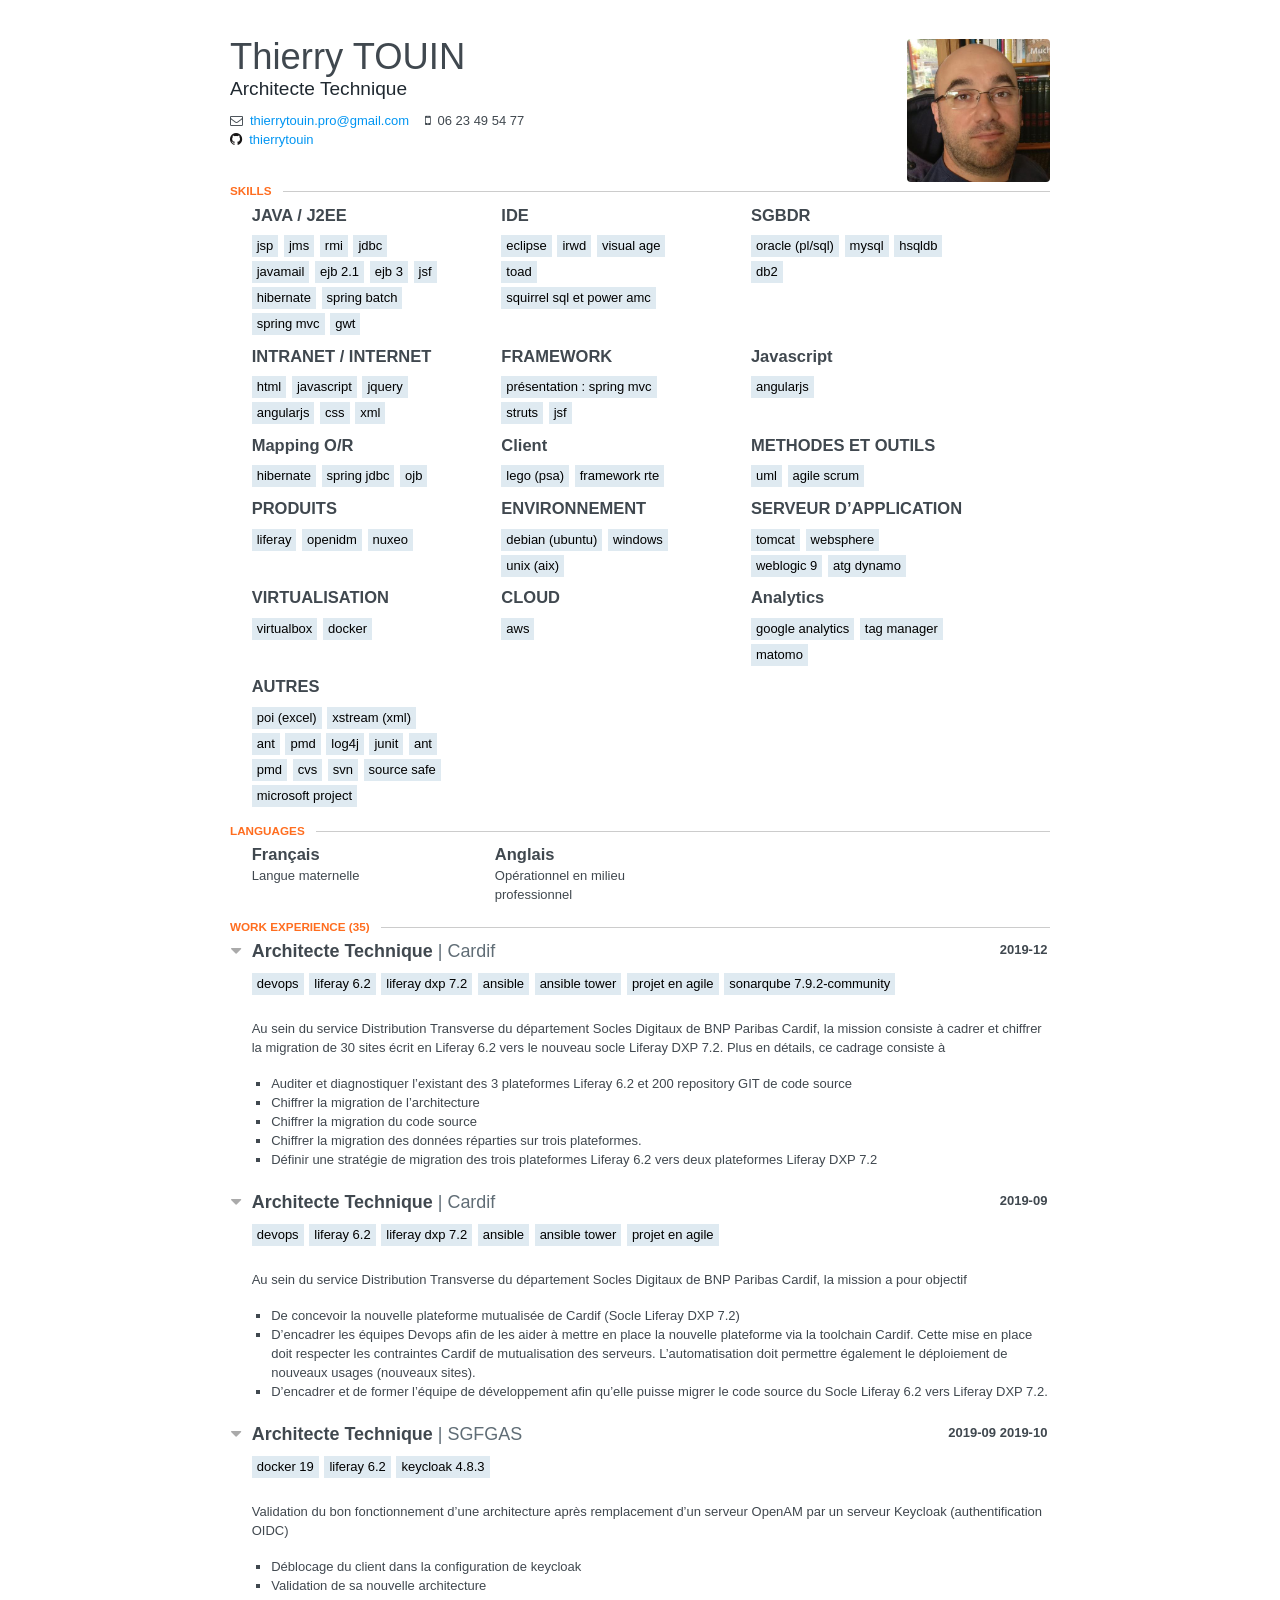
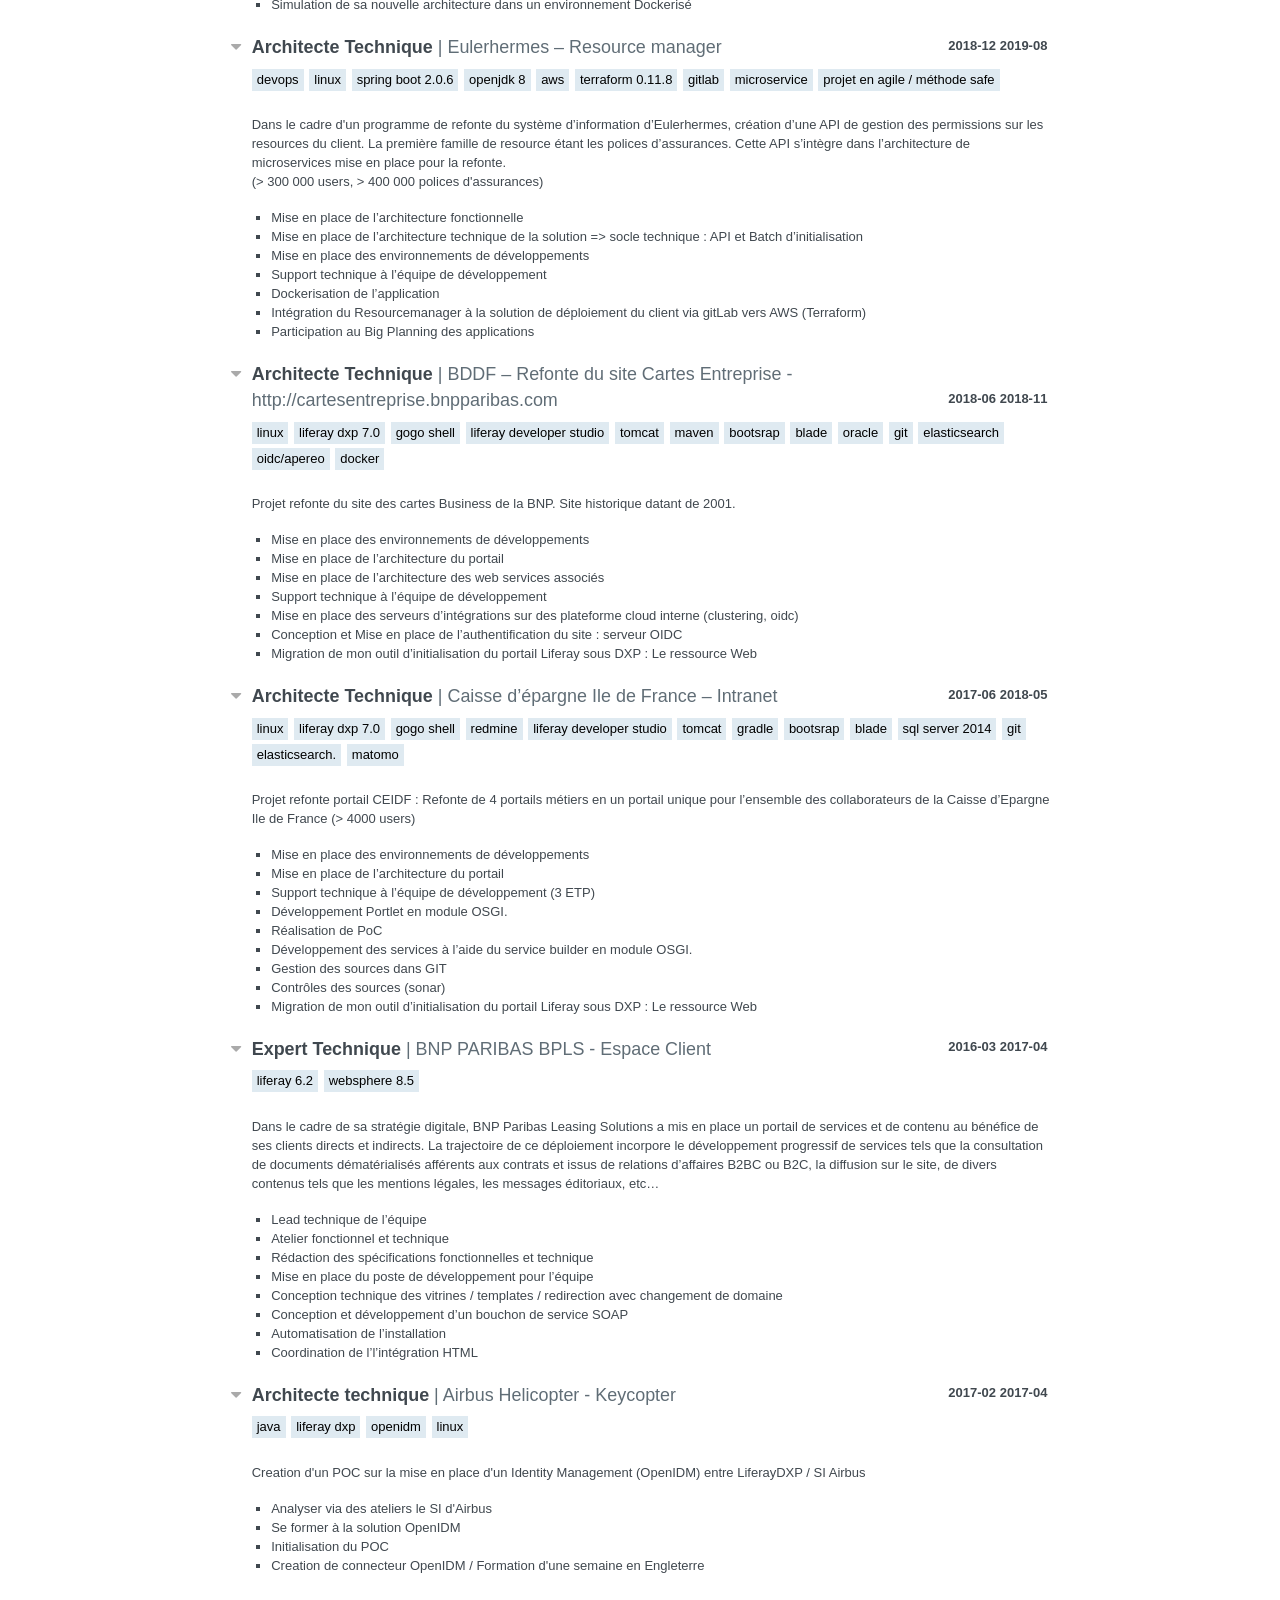
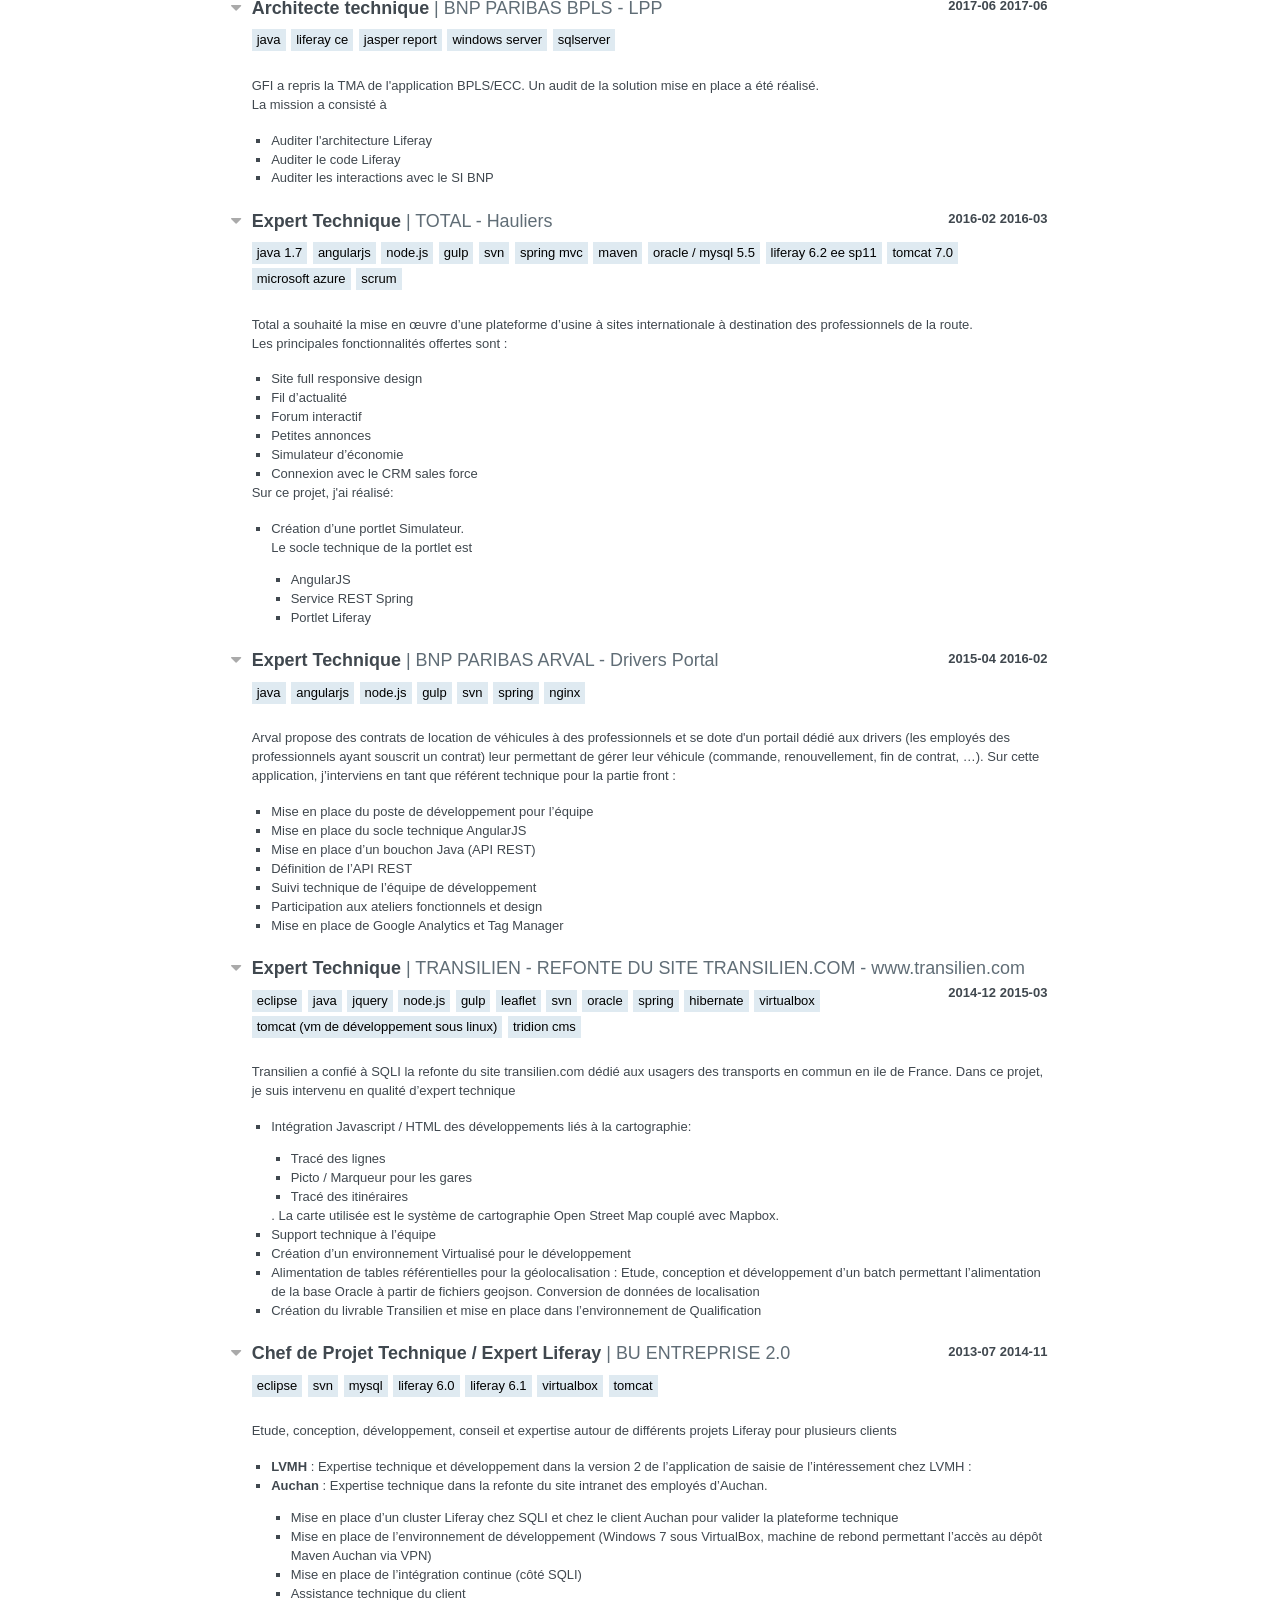
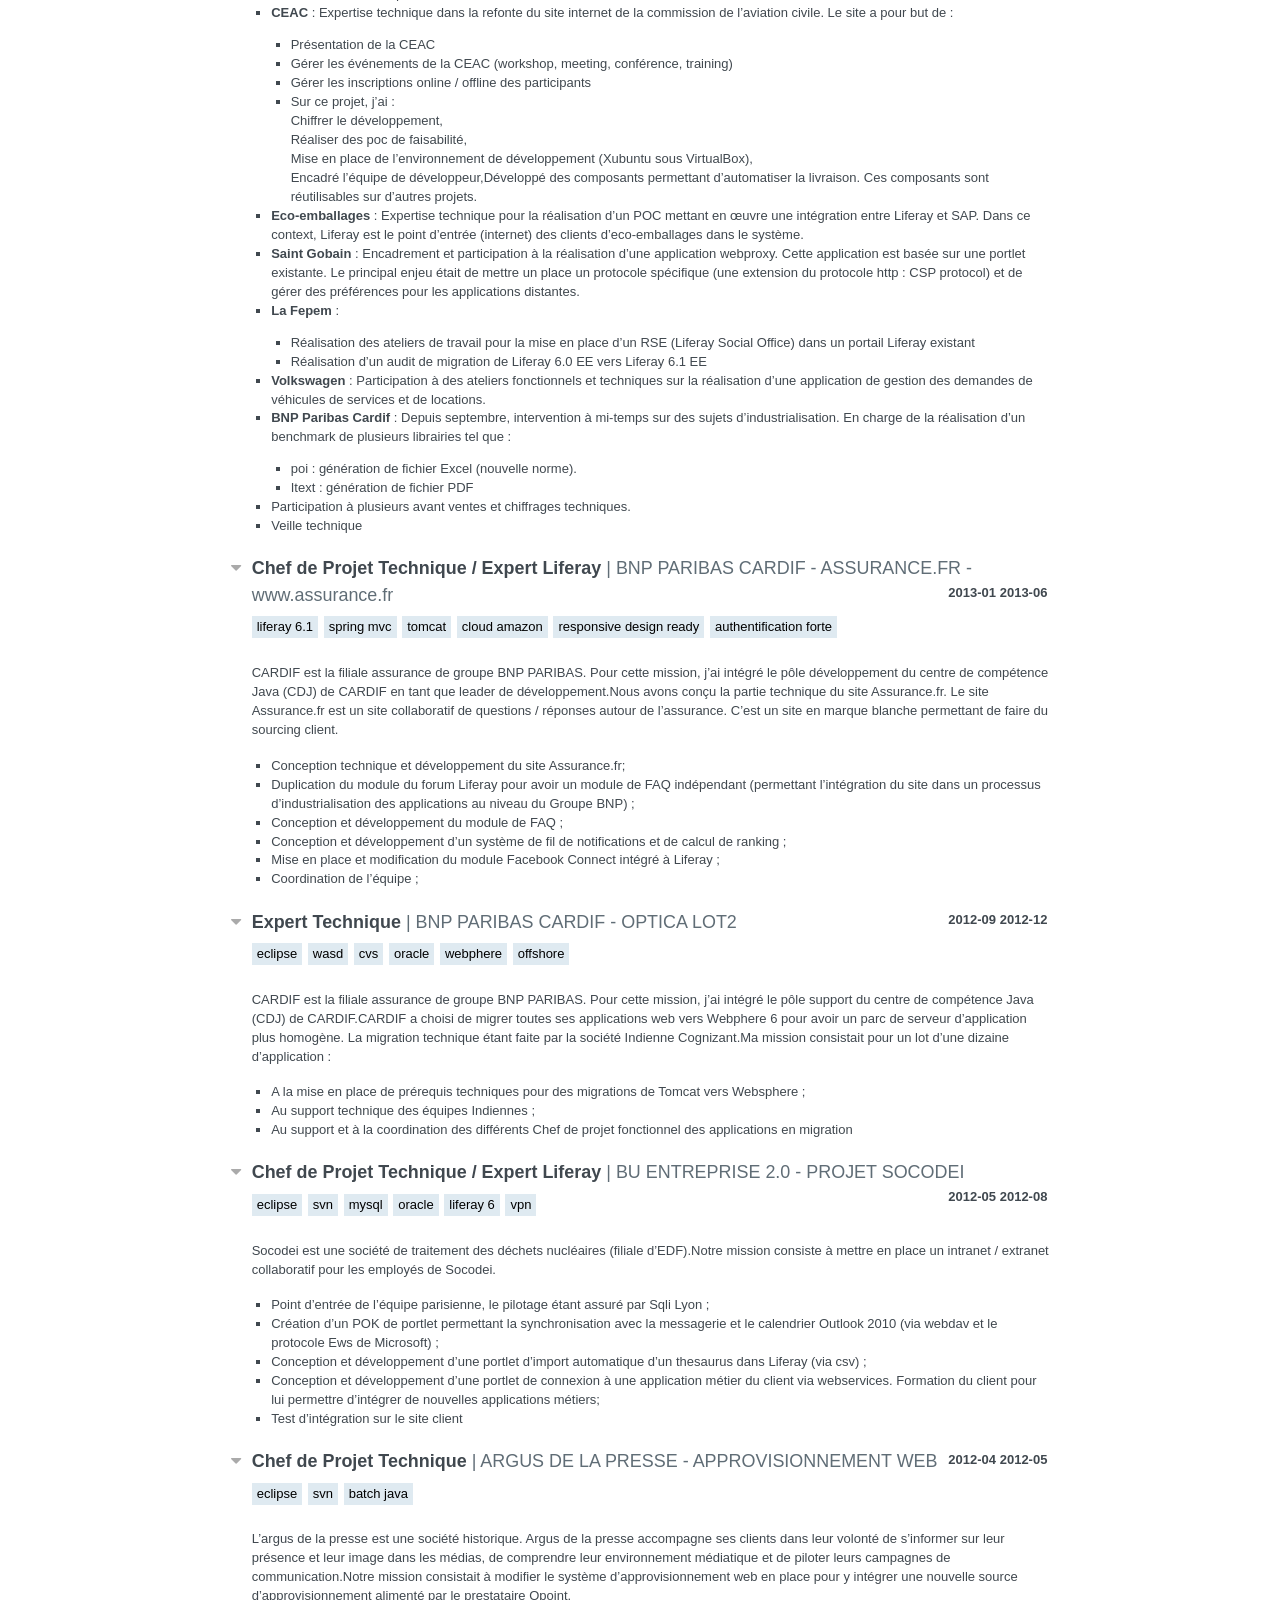
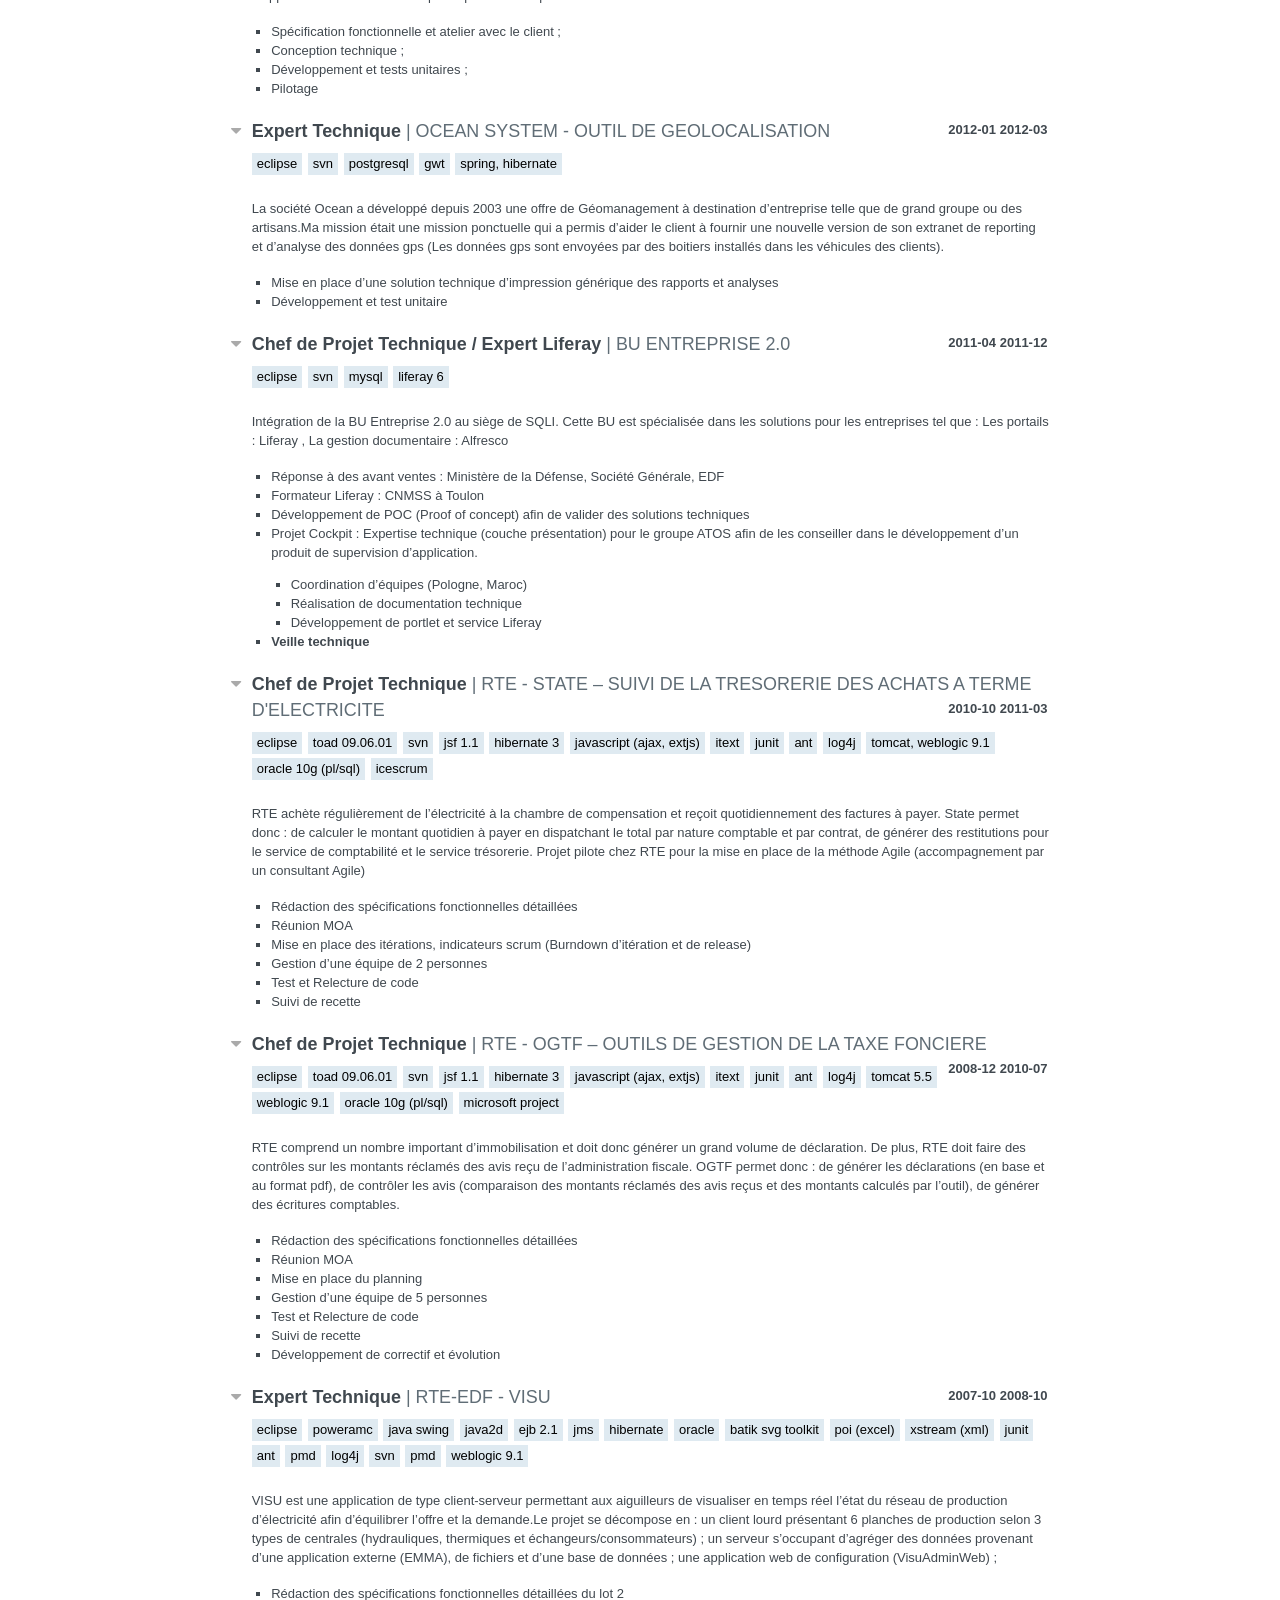
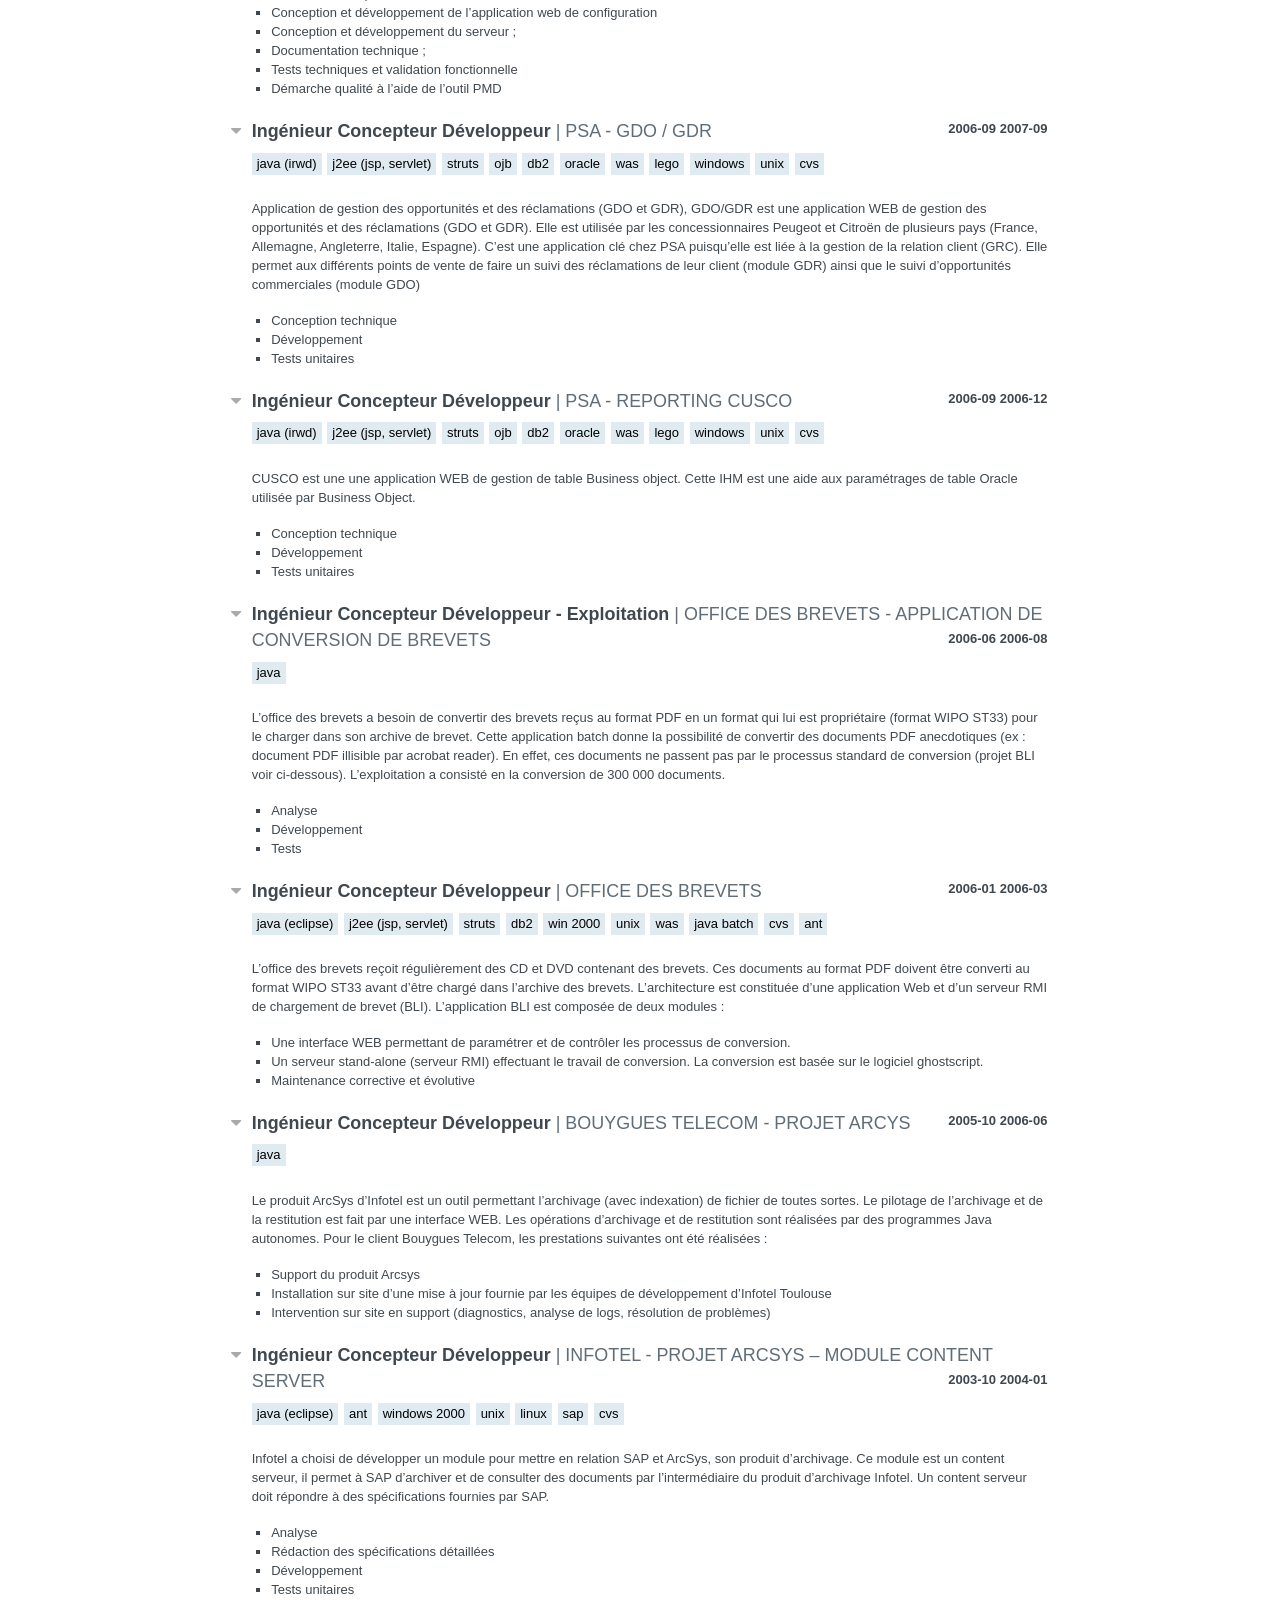
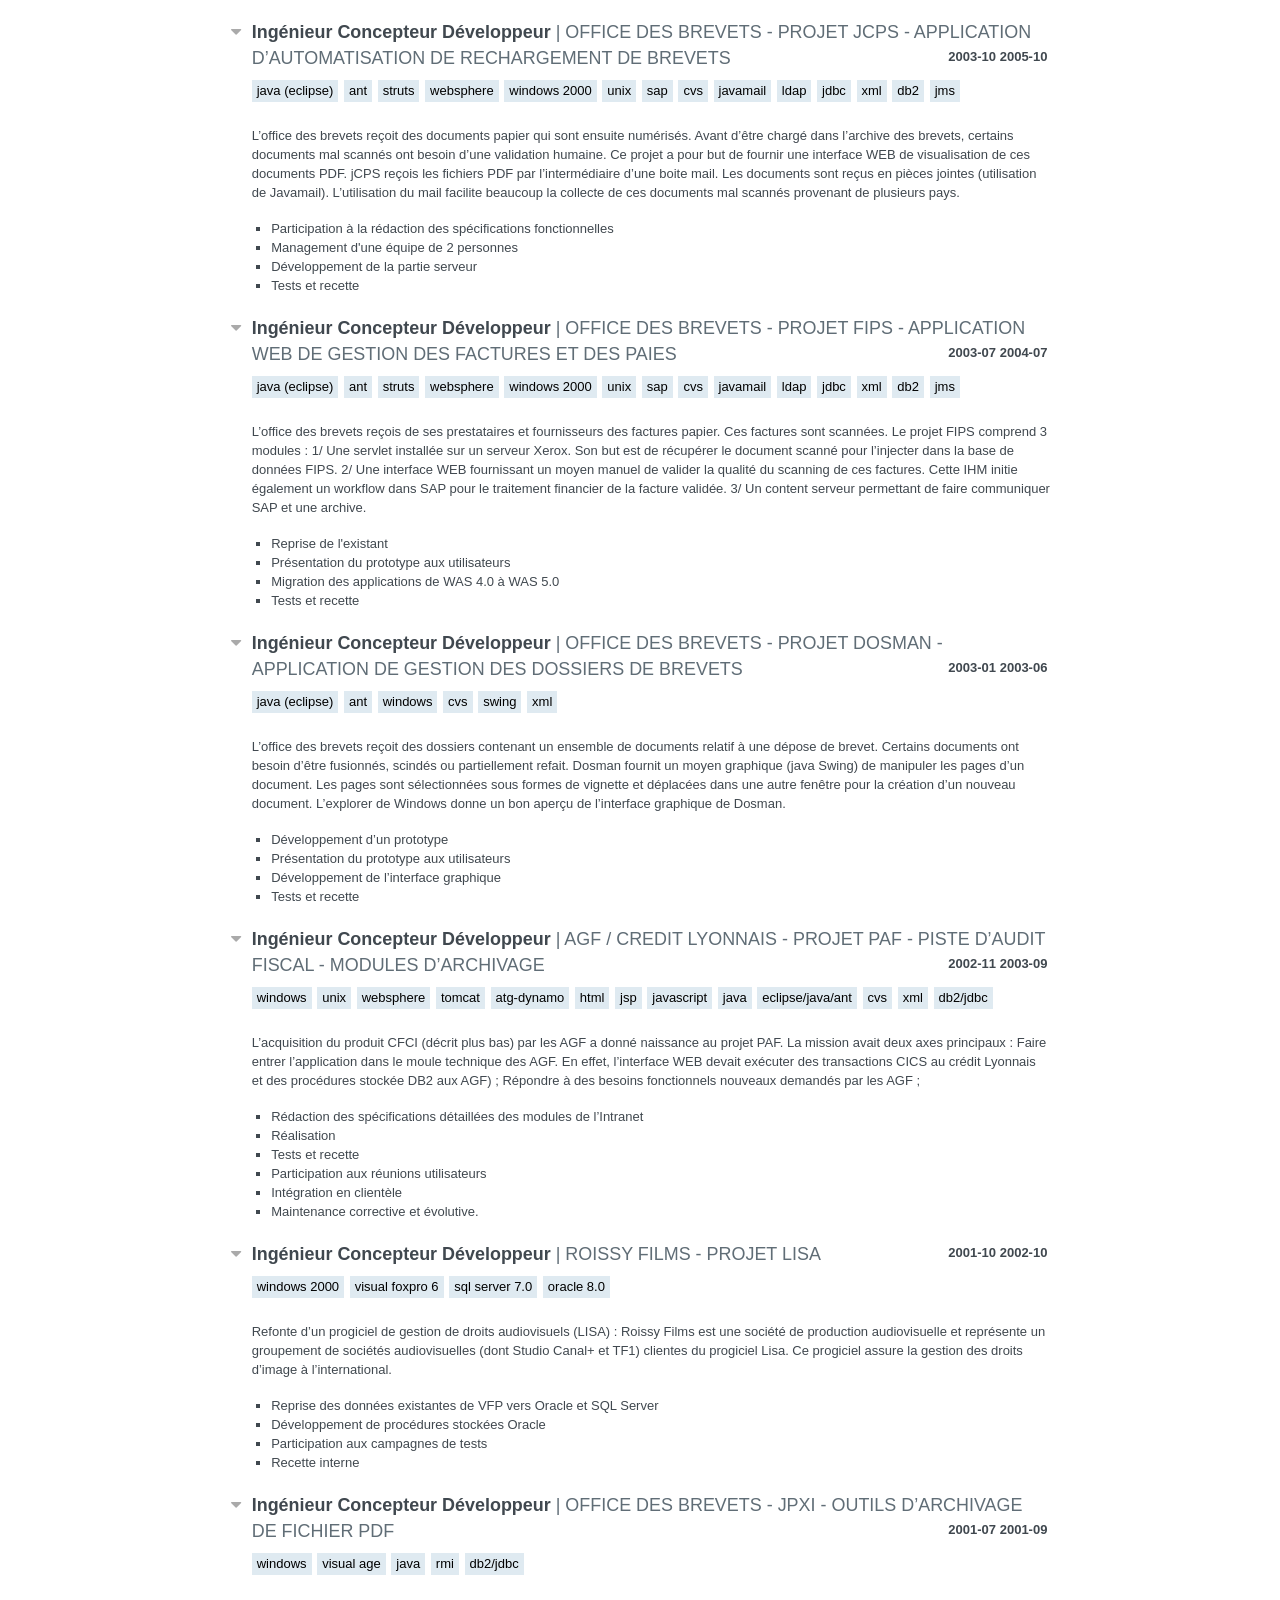
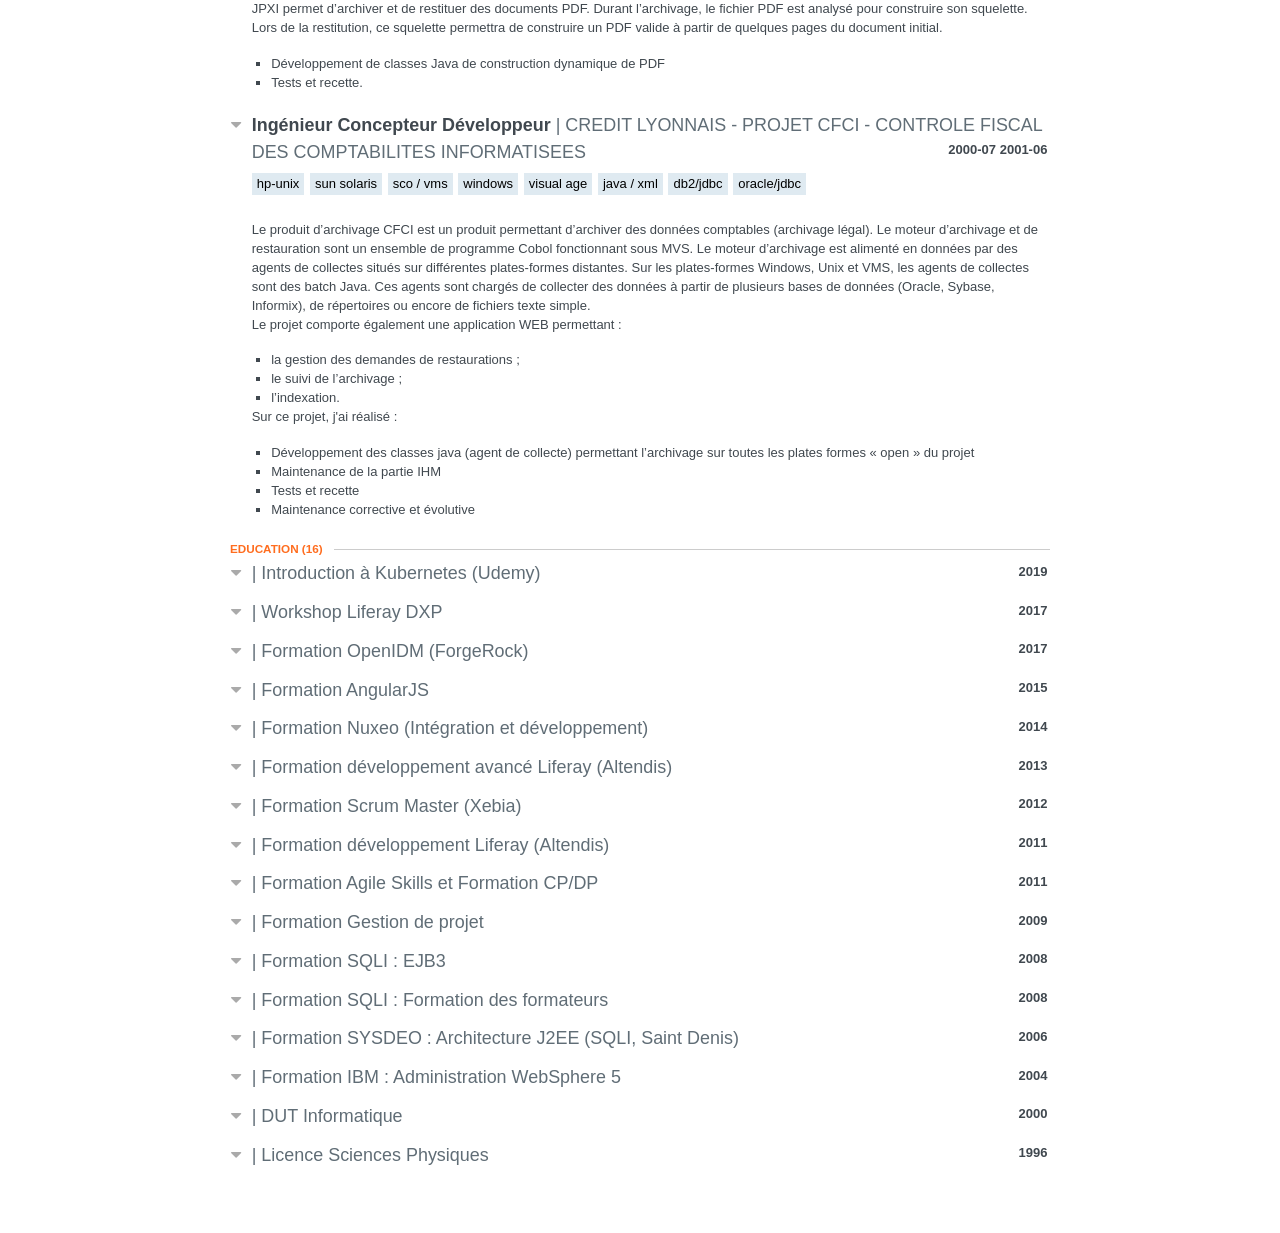
<file: cv/index.html>
<html>

    <head>
        <meta charset="utf-8" />
        <meta name="viewport" content="width=device-width, initial-scale=1.0, user-scalable=no"
        />
        <title>Thierry TOUIN</title>
        <link rel="stylesheet" href="https://maxcdn.bootstrapcdn.com/font-awesome/4.4.0/css/font-awesome.min.css"/>
        <link rel="stylesheet" href="./resources/style.css"/>

    </head>

    <body>
         <div id="resume">
            <header id="header" class="clear">
    <img class="picture" src="./resources/thierrytouin.jpg" alt="Thierry TOUIN" />
        <div class="middle">
           	<h1 class="name">Thierry TOUIN</h1>
           	<h2 class="label">Architecte Technique</h2>

        </div>
        <div id="contact">
            <div class="email"> <span class="fa fa-envelope-o"></span>
        	    <a href="mailto:thierrytouin.pro@gmail.com">thierrytouin.pro@gmail.com</a>
            </div>
            <div class="phone"> <span class="fa fa-mobile"></span>
                06 23 49 54 77
            </div>
        </div>
        <div id="profiles">
             
            <div class="item">
                <div class="username">	<span class="fa fa-github GitHub social"></span>
	                <span class="url">		
            	        <a href="https://github.com/thierrytouin">thierrytouin</a>
        	        </span>
                </div>
            </div>
            
        </div>
</header>

                        <section class="section margin1">
                <header>
                    	<h2 class='section-title'>Skills</h2>

                </header>
                <section id="skills">

                     
                        <div class="item">
                            <h3 class="name">
                                JAVA / J2EE
                            </h3>

                            <ul class="keywords">
                             
                                <li>JSP</li>
                             
                                <li> JMS</li>
                             
                                <li> RMI</li>
                             
                                <li> JDBC</li>
                             
                                <li> Javamail</li>
                             
                                <li> EJB 2.1</li>
                             
                                <li> EJB 3</li>
                             
                                <li> JSF</li>
                             
                                <li> Hibernate</li>
                             
                                <li> Spring Batch</li>
                             
                                <li> Spring MVC</li>
                             
                                <li> GWT</li>
                            
                            </ul>

                        </div>  
                     
                        <div class="item">
                            <h3 class="name">
                                IDE
                            </h3>

                            <ul class="keywords">
                             
                                <li>Eclipse</li>
                             
                                <li> IRWD</li>
                             
                                <li> Visual Age </li>
                             
                                <li> Toad</li>
                             
                                <li> Squirrel SQL et Power AMC</li>
                            
                            </ul>

                        </div>  
                     
                        <div class="item">
                            <h3 class="name">
                                SGBDR
                            </h3>

                            <ul class="keywords">
                             
                                <li>Oracle (PL/SQL)</li>
                             
                                <li> MySQL</li>
                             
                                <li> HSQLDB</li>
                             
                                <li> DB2</li>
                            
                            </ul>

                        </div>  
                     
                        <div class="item">
                            <h3 class="name">
                                INTRANET / INTERNET
                            </h3>

                            <ul class="keywords">
                             
                                <li>HTML</li>
                             
                                <li> Javascript</li>
                             
                                <li> JQuery</li>
                             
                                <li> AngularJS</li>
                             
                                <li> CSS</li>
                             
                                <li> XML</li>
                            
                            </ul>

                        </div>  
                     
                        <div class="item">
                            <h3 class="name">
                                FRAMEWORK
                            </h3>

                            <ul class="keywords">
                             
                                <li>Présentation : Spring MVC</li>
                             
                                <li> Struts </li>
                             
                                <li> JSF</li>
                            
                            </ul>

                        </div>  
                     
                        <div class="item">
                            <h3 class="name">
                                Javascript
                            </h3>

                            <ul class="keywords">
                             
                                <li>AngularJS</li>
                            
                            </ul>

                        </div>  
                     
                        <div class="item">
                            <h3 class="name">
                                Mapping O/R
                            </h3>

                            <ul class="keywords">
                             
                                <li>Hibernate</li>
                             
                                <li> Spring JDBC</li>
                             
                                <li> OJB</li>
                            
                            </ul>

                        </div>  
                     
                        <div class="item">
                            <h3 class="name">
                                Client
                            </h3>

                            <ul class="keywords">
                             
                                <li>LEGO (PSA) </li>
                             
                                <li> Framework RTE</li>
                            
                            </ul>

                        </div>  
                     
                        <div class="item">
                            <h3 class="name">
                                METHODES ET OUTILS
                            </h3>

                            <ul class="keywords">
                             
                                <li>UML</li>
                             
                                <li> Agile Scrum</li>
                            
                            </ul>

                        </div>  
                     
                        <div class="item">
                            <h3 class="name">
                                PRODUITS
                            </h3>

                            <ul class="keywords">
                             
                                <li>Liferay</li>
                             
                                <li>OpenIDM</li>
                             
                                <li>Nuxeo</li>
                            
                            </ul>

                        </div>  
                     
                        <div class="item">
                            <h3 class="name">
                                ENVIRONNEMENT
                            </h3>

                            <ul class="keywords">
                             
                                <li>Debian (Ubuntu)</li>
                             
                                <li> Windows</li>
                             
                                <li> UNIX (AIX)</li>
                            
                            </ul>

                        </div>  
                     
                        <div class="item">
                            <h3 class="name">
                                SERVEUR D’APPLICATION
                            </h3>

                            <ul class="keywords">
                             
                                <li>Tomcat</li>
                             
                                <li> Websphere</li>
                             
                                <li> Weblogic 9</li>
                             
                                <li>  ATG Dynamo</li>
                            
                            </ul>

                        </div>  
                     
                        <div class="item">
                            <h3 class="name">
                                VIRTUALISATION
                            </h3>

                            <ul class="keywords">
                             
                                <li>VirtualBox</li>
                             
                                <li> Docker</li>
                            
                            </ul>

                        </div>  
                     
                        <div class="item">
                            <h3 class="name">
                                CLOUD
                            </h3>

                            <ul class="keywords">
                             
                                <li>AWS</li>
                            
                            </ul>

                        </div>  
                     
                        <div class="item">
                            <h3 class="name">
                                Analytics
                            </h3>

                            <ul class="keywords">
                             
                                <li>Google Analytics</li>
                             
                                <li>Tag Manager</li>
                             
                                <li>Matomo</li>
                            
                            </ul>

                        </div>  
                     
                        <div class="item">
                            <h3 class="name">
                                AUTRES
                            </h3>

                            <ul class="keywords">
                             
                                <li>POI (Excel)</li>
                             
                                <li> XStream (XML)</li>
                             
                                <li>Ant</li>
                             
                                <li>PMD</li>
                             
                                <li> Log4j</li>
                             
                                <li> JUnit</li>
                             
                                <li> Ant</li>
                             
                                <li> Pmd</li>
                             
                                <li> CVS</li>
                             
                                <li> SVN</li>
                             
                                <li>Source Safe</li>
                             
                                <li> Microsoft Project</li>
                            
                            </ul>

                        </div>  
                     

                </section>    
            </section>    

                    <section class="section margin1">
            <header>
                	<h2 class='section-title'>Languages</h2>

            </header>
            <section id="languages">
                 
                <div class="display">
                    <h3 class="language">Français</h3>
                    <div class="item">Langue maternelle</div>
                </div>
                 
                <div class="display">
                    <h3 class="language">Anglais</h3>
                    <div class="item">Opérationnel en milieu professionnel</div>
                </div>
                
            </section>
        </section>


            <section class="section">
    <header>
            <h2 class='section-title'>Work Experience <span class="item-count">(35)</span></h2>

    </header>
    <section id="work">
         
        <header>	
            <span class="space-left">
                <span class="fa fa-caret-down"></span>
            </span>
            <div class="position">Architecte Technique </div>
            <div class="company">Cardif </div>
            <div class="date">	
                <span class="startDate">
                    2019-12
                </span>
                <span class="endDate">
                    
                </span>
            </div>
        </header>
        <ul class="keywords">
             
            <li>Devops</li>
             
            <li>Liferay 6.2</li>
             
            <li>Liferay DXP 7.2</li>
             
            <li>Ansible</li>
             
            <li>Ansible Tower</li>
             
            <li>Projet en Agile</li>
             
            <li>SonarQube 7.9.2-community</li>
            
        </ul>
        <div class="item display" style="opacity:1">
            <div class="summary">
                <p>
                    <p>Au sein du service Distribution Transverse du département Socles Digitaux de BNP Paribas Cardif, la mission consiste à cadrer et chiffrer la migration de 30 sites écrit en Liferay 6.2 vers le nouveau socle Liferay DXP 7.2. Plus en détails, ce cadrage consiste à</p>
                </p>
            </div>
            <ul class="highlights">
                 
                <li>Auditer et diagnostiquer l’existant des 3 plateformes Liferay 6.2 et 200 repository GIT de code source</li>
                 
                <li>Chiffrer la migration de l’architecture</li>
                 
                <li>Chiffrer la migration du code source</li>
                 
                <li>Chiffrer la migration des données réparties sur trois plateformes.</li>
                 
                <li>Définir une stratégie de migration des trois plateformes Liferay 6.2 vers deux plateformes Liferay DXP 7.2</li>
                
            </ul>
        </div>
         
        <header>	
            <span class="space-left">
                <span class="fa fa-caret-down"></span>
            </span>
            <div class="position">Architecte Technique </div>
            <div class="company">Cardif </div>
            <div class="date">	
                <span class="startDate">
                    2019-09
                </span>
                <span class="endDate">
                    
                </span>
            </div>
        </header>
        <ul class="keywords">
             
            <li>Devops</li>
             
            <li>Liferay 6.2</li>
             
            <li>Liferay DXP 7.2</li>
             
            <li>Ansible</li>
             
            <li>Ansible Tower</li>
             
            <li>Projet en Agile</li>
            
        </ul>
        <div class="item display" style="opacity:1">
            <div class="summary">
                <p>
                    <p>Au sein du service Distribution Transverse du département Socles Digitaux de BNP Paribas Cardif, la mission a pour objectif </p>
                </p>
            </div>
            <ul class="highlights">
                 
                <li>De concevoir la nouvelle plateforme mutualisée de Cardif  (Socle Liferay DXP 7.2)</li>
                 
                <li>D’encadrer les équipes Devops afin de les aider à mettre en place la nouvelle plateforme via la toolchain Cardif. Cette mise en place doit respecter les contraintes Cardif de mutualisation des serveurs. L’automatisation doit permettre également le déploiement de nouveaux usages (nouveaux sites).</li>
                 
                <li>D’encadrer et de former l’équipe de développement afin qu’elle puisse migrer le code source du Socle Liferay 6.2 vers Liferay DXP 7.2.</li>
                
            </ul>
        </div>
         
        <header>	
            <span class="space-left">
                <span class="fa fa-caret-down"></span>
            </span>
            <div class="position">Architecte Technique </div>
            <div class="company">SGFGAS </div>
            <div class="date">	
                <span class="startDate">
                    2019-09
                </span>
                <span class="endDate">
                    2019-10
                </span>
            </div>
        </header>
        <ul class="keywords">
             
            <li>Docker 19</li>
             
            <li>Liferay 6.2</li>
             
            <li>Keycloak 4.8.3</li>
            
        </ul>
        <div class="item display" style="opacity:1">
            <div class="summary">
                <p>
                    <p>Validation du bon fonctionnement d’une architecture après remplacement d’un serveur OpenAM par un serveur Keycloak (authentification OIDC)</p>
                </p>
            </div>
            <ul class="highlights">
                 
                <li>Déblocage du client dans la configuration de keycloak</li>
                 
                <li>Validation de sa nouvelle architecture</li>
                 
                <li>Simulation de sa nouvelle architecture dans un environnement Dockerisé</li>
                
            </ul>
        </div>
         
        <header>	
            <span class="space-left">
                <span class="fa fa-caret-down"></span>
            </span>
            <div class="position">Architecte Technique </div>
            <div class="company">Eulerhermes –  Resource manager </div>
            <div class="date">	
                <span class="startDate">
                    2018-12
                </span>
                <span class="endDate">
                    2019-08
                </span>
            </div>
        </header>
        <ul class="keywords">
             
            <li>Devops</li>
             
            <li>Linux</li>
             
            <li>Spring boot 2.0.6</li>
             
            <li>OpenJDK 8</li>
             
            <li>AWS</li>
             
            <li>Terraform 0.11.8</li>
             
            <li>GitLab</li>
             
            <li>Microservice</li>
             
            <li>Projet en Agile / Méthode SAFE</li>
            
        </ul>
        <div class="item display" style="opacity:1">
            <div class="summary">
                <p>
                    <p>Dans le cadre d'un programme de refonte du système d’information d’Eulerhermes, création d’une API de gestion des permissions sur les resources du client. La première famille de resource étant les polices d’assurances. Cette API s’intègre dans l’architecture de microservices mise en place pour la refonte.<br>(> 300 000 users, > 400 000 polices d'assurances)</p>
                </p>
            </div>
            <ul class="highlights">
                 
                <li>Mise en place de l’architecture fonctionnelle</li>
                 
                <li>Mise en place de l’architecture technique de la solution => socle technique : API et Batch d’initialisation</li>
                 
                <li>Mise en place des environnements de développements</li>
                 
                <li>Support technique à l’équipe de développement</li>
                 
                <li>Dockerisation de l’application</li>
                 
                <li>Intégration du Resourcemanager à la solution de déploiement du client via gitLab vers AWS (Terraform)</li>
                 
                <li>Participation au Big Planning des applications</li>
                
            </ul>
        </div>
         
        <header>	
            <span class="space-left">
                <span class="fa fa-caret-down"></span>
            </span>
            <div class="position">Architecte Technique </div>
            <div class="company">BDDF –  Refonte du site Cartes Entreprise - http://cartesentreprise.bnpparibas.com </div>
            <div class="date">	
                <span class="startDate">
                    2018-06
                </span>
                <span class="endDate">
                    2018-11
                </span>
            </div>
        </header>
        <ul class="keywords">
             
            <li>Linux</li>
             
            <li>Liferay DXP 7.0</li>
             
            <li>gogo shell</li>
             
            <li>Liferay Developer Studio</li>
             
            <li>Tomcat</li>
             
            <li>Maven</li>
             
            <li>Bootsrap</li>
             
            <li>Blade</li>
             
            <li>Oracle</li>
             
            <li>GIT</li>
             
            <li>Elasticsearch</li>
             
            <li>OIDC/Apereo</li>
             
            <li>Docker</li>
            
        </ul>
        <div class="item display" style="opacity:1">
            <div class="summary">
                <p>
                    <p>Projet refonte du site des cartes Business de la BNP. Site historique datant de 2001.</p>
                </p>
            </div>
            <ul class="highlights">
                 
                <li>Mise en place des environnements de développements</li>
                 
                <li>Mise en place de l’architecture du portail</li>
                 
                <li>Mise en place de l’architecture des web services associés</li>
                 
                <li>Support technique à l’équipe de développement</li>
                 
                <li>Mise en place des serveurs d’intégrations sur des plateforme cloud interne (clustering, oidc)</li>
                 
                <li>Conception et Mise en place de l’authentification du site : serveur OIDC</li>
                 
                <li>Migration de mon outil d’initialisation du portail Liferay sous DXP : Le ressource Web</li>
                
            </ul>
        </div>
         
        <header>	
            <span class="space-left">
                <span class="fa fa-caret-down"></span>
            </span>
            <div class="position">Architecte Technique </div>
            <div class="company">Caisse d’épargne Ile de France –  Intranet </div>
            <div class="date">	
                <span class="startDate">
                    2017-06
                </span>
                <span class="endDate">
                    2018-05
                </span>
            </div>
        </header>
        <ul class="keywords">
             
            <li>Linux</li>
             
            <li>Liferay DXP 7.0</li>
             
            <li>gogo shell</li>
             
            <li>Redmine</li>
             
            <li>Liferay Developer Studio</li>
             
            <li>Tomcat</li>
             
            <li>Gradle</li>
             
            <li>Bootsrap</li>
             
            <li>Blade</li>
             
            <li>SQL server 2014</li>
             
            <li>GIT</li>
             
            <li>Elasticsearch.</li>
             
            <li>Matomo</li>
            
        </ul>
        <div class="item display" style="opacity:1">
            <div class="summary">
                <p>
                    <p>Projet refonte portail CEIDF : Refonte de 4 portails métiers en un portail unique pour l’ensemble des collaborateurs de la Caisse d’Epargne Ile de France (> 4000 users)</p>
                </p>
            </div>
            <ul class="highlights">
                 
                <li>Mise en place des environnements de développements</li>
                 
                <li>Mise en place de l’architecture du portail</li>
                 
                <li>Support technique à l’équipe de développement (3 ETP)</li>
                 
                <li>Développement Portlet en module OSGI.</li>
                 
                <li>Réalisation de PoC</li>
                 
                <li>Développement des services à l’aide du service builder en module OSGI.</li>
                 
                <li>Gestion des sources dans GIT</li>
                 
                <li>Contrôles des sources (sonar)</li>
                 
                <li>Migration de mon outil d’initialisation du portail Liferay sous DXP : Le ressource Web</li>
                
            </ul>
        </div>
         
        <header>	
            <span class="space-left">
                <span class="fa fa-caret-down"></span>
            </span>
            <div class="position">Expert Technique </div>
            <div class="company">BNP PARIBAS BPLS - Espace Client </div>
            <div class="date">	
                <span class="startDate">
                    2016-03
                </span>
                <span class="endDate">
                    2017-04
                </span>
            </div>
        </header>
        <ul class="keywords">
             
            <li>Liferay 6.2</li>
             
            <li>Websphere 8.5</li>
            
        </ul>
        <div class="item display" style="opacity:1">
            <div class="summary">
                <p>
                    <p>Dans le cadre de sa stratégie digitale, BNP Paribas Leasing Solutions a mis en place un portail de services et de contenu au bénéfice de ses clients directs et indirects. La trajectoire de ce déploiement incorpore le développement progressif de services tels que la consultation de documents dématérialisés afférents aux contrats et issus de relations d’affaires B2BC ou B2C, la diffusion sur le site, de divers contenus tels que les mentions légales, les messages éditoriaux, etc…</p>
                </p>
            </div>
            <ul class="highlights">
                 
                <li>Lead technique de l’équipe</li>
                 
                <li>Atelier fonctionnel et technique</li>
                 
                <li>Rédaction des spécifications fonctionnelles et technique</li>
                 
                <li>Mise en place du poste de développement pour l’équipe</li>
                 
                <li>Conception technique des vitrines / templates / redirection avec changement de domaine</li>
                 
                <li>Conception et développement d’un bouchon de service SOAP</li>
                 
                <li>Automatisation de l’installation</li>
                 
                <li>Coordination de l’l’intégration HTML</li>
                
            </ul>
        </div>
         
        <header>	
            <span class="space-left">
                <span class="fa fa-caret-down"></span>
            </span>
            <div class="position">Architecte technique</div>
            <div class="company">Airbus Helicopter - Keycopter </div>
            <div class="date">	
                <span class="startDate">
                    2017-02
                </span>
                <span class="endDate">
                    2017-04
                </span>
            </div>
        </header>
        <ul class="keywords">
             
            <li>Java</li>
             
            <li>Liferay DXP</li>
             
            <li>OpenIDM</li>
             
            <li>Linux</li>
            
        </ul>
        <div class="item display" style="opacity:1">
            <div class="summary">
                <p>
                    <p>Creation d'un POC sur la mise en place d'un Identity Management (OpenIDM) entre LiferayDXP / SI Airbus</p>
                </p>
            </div>
            <ul class="highlights">
                 
                <li>Analyser via des ateliers le SI d'Airbus</li>
                 
                <li>Se former à la solution OpenIDM</li>
                 
                <li>Initialisation du POC</li>
                 
                <li>Creation de connecteur OpenIDM / Formation d'une semaine en Engleterre</li>
                
            </ul>
        </div>
         
        <header>	
            <span class="space-left">
                <span class="fa fa-caret-down"></span>
            </span>
            <div class="position">Architecte technique</div>
            <div class="company">BNP PARIBAS BPLS - LPP </div>
            <div class="date">	
                <span class="startDate">
                    2017-06
                </span>
                <span class="endDate">
                    2017-06
                </span>
            </div>
        </header>
        <ul class="keywords">
             
            <li>Java</li>
             
            <li>Liferay CE</li>
             
            <li>Jasper Report</li>
             
            <li>Windows server</li>
             
            <li>SQLServer</li>
            
        </ul>
        <div class="item display" style="opacity:1">
            <div class="summary">
                <p>
                    <p>GFI a repris la TMA de l'application BPLS/ECC. Un audit de la solution mise en place a été réalisé. <br> La mission a consisté à </p>
                </p>
            </div>
            <ul class="highlights">
                 
                <li>Auditer l'architecture Liferay</li>
                 
                <li>Auditer le code Liferay</li>
                 
                <li>Auditer les interactions avec le SI BNP</li>
                
            </ul>
        </div>
         
        <header>	
            <span class="space-left">
                <span class="fa fa-caret-down"></span>
            </span>
            <div class="position">Expert Technique </div>
            <div class="company">TOTAL - Hauliers </div>
            <div class="date">	
                <span class="startDate">
                    2016-02
                </span>
                <span class="endDate">
                    2016-03
                </span>
            </div>
        </header>
        <ul class="keywords">
             
            <li>Java 1.7</li>
             
            <li>AngularJS</li>
             
            <li>Node.js</li>
             
            <li>gulp</li>
             
            <li>SVN</li>
             
            <li>Spring MVC</li>
             
            <li>Maven</li>
             
            <li>Oracle / Mysql 5.5</li>
             
            <li>Liferay 6.2 EE SP11</li>
             
            <li>Tomcat 7.0</li>
             
            <li>Microsoft Azure</li>
             
            <li>Scrum</li>
            
        </ul>
        <div class="item display" style="opacity:1">
            <div class="summary">
                <p>
                    <p>Total a souhaité la mise en œuvre d’une plateforme d’usine à sites internationale à destination des professionnels de la route. <br>Les principales fonctionnalités offertes sont :<ul><li>Site full responsive design</li><li>Fil d’actualité</li><li>Forum interactif</li><li>Petites annonces</li><li>Simulateur d’économie</li><li>Connexion avec le CRM sales force</li></ul> Sur ce projet, j'ai réalisé:</p>
                </p>
            </div>
            <ul class="highlights">
                 
                <li>Création d’une portlet Simulateur. <br>Le socle technique de la portlet est <ul><li>AngularJS</li><li>Service REST Spring</li><li>Portlet Liferay</li></ul></li>
                
            </ul>
        </div>
         
        <header>	
            <span class="space-left">
                <span class="fa fa-caret-down"></span>
            </span>
            <div class="position">Expert Technique </div>
            <div class="company">BNP PARIBAS ARVAL - Drivers Portal </div>
            <div class="date">	
                <span class="startDate">
                    2015-04
                </span>
                <span class="endDate">
                    2016-02
                </span>
            </div>
        </header>
        <ul class="keywords">
             
            <li>Java</li>
             
            <li>AngularJS</li>
             
            <li>Node.js</li>
             
            <li>gulp</li>
             
            <li>SVN</li>
             
            <li>Spring</li>
             
            <li>Nginx</li>
            
        </ul>
        <div class="item display" style="opacity:1">
            <div class="summary">
                <p>
                    <p>Arval propose des contrats de location de véhicules à des professionnels et se dote d'un portail dédié aux drivers (les employés des professionnels ayant souscrit un contrat) leur permettant de gérer leur véhicule (commande, renouvellement, fin de contrat, …). Sur cette application, j’interviens en tant que référent technique pour la partie front :</p>
                </p>
            </div>
            <ul class="highlights">
                 
                <li>Mise en place du poste de développement pour l’équipe</li>
                 
                <li>Mise en place du socle technique AngularJS</li>
                 
                <li>Mise en place d’un bouchon Java (API REST)</li>
                 
                <li>Définition de l’API REST</li>
                 
                <li>Suivi technique de l’équipe de développement</li>
                 
                <li>Participation aux ateliers fonctionnels et design</li>
                 
                <li>Mise en place de Google Analytics et Tag Manager</li>
                
            </ul>
        </div>
         
        <header>	
            <span class="space-left">
                <span class="fa fa-caret-down"></span>
            </span>
            <div class="position">Expert Technique </div>
            <div class="company">TRANSILIEN - REFONTE DU SITE TRANSILIEN.COM - www.transilien.com </div>
            <div class="date">	
                <span class="startDate">
                    2014-12
                </span>
                <span class="endDate">
                    2015-03
                </span>
            </div>
        </header>
        <ul class="keywords">
             
            <li>Eclipse</li>
             
            <li>Java</li>
             
            <li>JQuery</li>
             
            <li>Node.js</li>
             
            <li>gulp</li>
             
            <li>Leaflet</li>
             
            <li>SVN</li>
             
            <li>Oracle</li>
             
            <li>Spring</li>
             
            <li>Hibernate</li>
             
            <li>VirtualBox</li>
             
            <li>Tomcat (VM de développement sous Linux)</li>
             
            <li>Tridion CMS</li>
            
        </ul>
        <div class="item display" style="opacity:1">
            <div class="summary">
                <p>
                    <p>Transilien a confié à SQLI la refonte du site transilien.com dédié aux usagers des transports en commun en ile de France. Dans ce projet, je suis intervenu en qualité d’expert technique</p>
                </p>
            </div>
            <ul class="highlights">
                 
                <li>Intégration Javascript / HTML des développements liés à la cartographie: <ul> <li>Tracé des lignes </li><li> Picto / Marqueur pour les gares </li><li> Tracé des itinéraires</li></ul>. La carte utilisée est le système de cartographie Open Street Map couplé avec Mapbox.</li>
                 
                <li>Support technique à l’équipe</li>
                 
                <li>Création d’un environnement Virtualisé pour le développement</li>
                 
                <li>Alimentation de tables référentielles pour la géolocalisation : Etude, conception et développement d’un batch permettant l’alimentation de la base Oracle à partir de fichiers geojson. Conversion de données de localisation</li>
                 
                <li>Création du livrable Transilien et mise en place dans l’environnement de Qualification</li>
                
            </ul>
        </div>
         
        <header>	
            <span class="space-left">
                <span class="fa fa-caret-down"></span>
            </span>
            <div class="position">Chef de Projet Technique / Expert Liferay</div>
            <div class="company">BU ENTREPRISE 2.0 </div>
            <div class="date">	
                <span class="startDate">
                    2013-07
                </span>
                <span class="endDate">
                    2014-11
                </span>
            </div>
        </header>
        <ul class="keywords">
             
            <li>Eclipse</li>
             
            <li>SVN</li>
             
            <li>MySQL</li>
             
            <li>Liferay 6.0</li>
             
            <li>Liferay 6.1</li>
             
            <li>VirtualBox</li>
             
            <li>Tomcat</li>
            
        </ul>
        <div class="item display" style="opacity:1">
            <div class="summary">
                <p>
                    <p>Etude, conception, développement, conseil et expertise autour de différents projets Liferay pour plusieurs clients</p>
                </p>
            </div>
            <ul class="highlights">
                 
                <li><b>LVMH</b> : Expertise technique et développement dans la version 2 de l’application de saisie de l’intéressement chez LVMH :</li>
                 
                <li><b>Auchan</b> : Expertise technique dans la refonte du site intranet des employés d’Auchan.           <ul><li>Mise en place d’un cluster Liferay chez SQLI et chez le client Auchan pour valider la plateforme technique</li><li>Mise en place de l’environnement de développement (Windows 7 sous VirtualBox, machine de rebond permettant l’accès au dépôt Maven Auchan via VPN)</li><li>Mise en place de l’intégration continue (côté SQLI)</li><li>Assistance technique du client</li></ul></li>
                 
                <li><b>CEAC</b> : Expertise technique dans la refonte du site internet de la commission de l’aviation civile. Le site a pour but de : <ul><li>Présentation de la CEAC</li><li>Gérer les événements de la CEAC (workshop, meeting, conférence, training)</li><li>Gérer les inscriptions online / offline des participants</li><li>Sur ce projet, j’ai : <br>Chiffrer le développement,<br>Réaliser des poc de faisabilité,<br>Mise en place de l’environnement de développement (Xubuntu sous VirtualBox),<br>Encadré l’équipe de développeur,Développé des composants permettant d’automatiser la livraison. Ces composants sont réutilisables sur d’autres projets.</li></ul></li>
                 
                <li><b>Eco-emballages</b> : Expertise technique pour la réalisation d’un POC mettant en œuvre une intégration entre Liferay et SAP. Dans ce context, Liferay est le point d’entrée (internet) des clients d’eco-emballages dans le système. </li>
                 
                <li><b>Saint Gobain</b> : Encadrement et participation à la réalisation d’une application webproxy. Cette application est basée sur une portlet existante. Le principal enjeu était de mettre un place un protocole spécifique (une extension du protocole http : CSP protocol) et de gérer des préférences pour les applications distantes.</li>
                 
                <li><b>La Fepem</b> : <ul><li>Réalisation des ateliers de travail pour la mise en place d’un RSE (Liferay Social Office) dans un portail Liferay existant</li><li>Réalisation d’un audit de migration de Liferay 6.0 EE vers Liferay 6.1 EE</li></ul></li>
                 
                <li><b>Volkswagen</b> : Participation à des ateliers fonctionnels et techniques sur la réalisation d’une application de gestion des demandes de véhicules de services et de locations.</li>
                 
                <li><b>BNP Paribas Cardif</b> : Depuis septembre, intervention à mi-temps sur des sujets d’industrialisation. En charge de la réalisation d’un benchmark de plusieurs librairies tel que : <ul><li>poi : génération de fichier Excel (nouvelle norme).</li><li>Itext : génération de fichier PDF</li></ul></li>
                 
                <li>Participation à plusieurs avant ventes et chiffrages techniques.</li>
                 
                <li>Veille technique</li>
                
            </ul>
        </div>
         
        <header>	
            <span class="space-left">
                <span class="fa fa-caret-down"></span>
            </span>
            <div class="position">Chef de Projet Technique / Expert Liferay</div>
            <div class="company">BNP PARIBAS CARDIF - ASSURANCE.FR - www.assurance.fr </div>
            <div class="date">	
                <span class="startDate">
                    2013-01
                </span>
                <span class="endDate">
                    2013-06
                </span>
            </div>
        </header>
        <ul class="keywords">
             
            <li>Liferay 6.1</li>
             
            <li>Spring MVC</li>
             
            <li>Tomcat</li>
             
            <li>Cloud Amazon</li>
             
            <li>Responsive design ready</li>
             
            <li>Authentification forte</li>
            
        </ul>
        <div class="item display" style="opacity:1">
            <div class="summary">
                <p>
                    <p>CARDIF est la filiale assurance de groupe BNP PARIBAS. Pour cette mission, j’ai intégré le pôle développement du centre de compétence Java (CDJ) de CARDIF en tant que leader de développement.Nous avons conçu la partie technique du site Assurance.fr. Le site Assurance.fr est un site collaboratif de questions / réponses autour de l’assurance. C’est un site en marque blanche permettant de faire du sourcing client.</p>
                </p>
            </div>
            <ul class="highlights">
                 
                <li>Conception technique et développement du site Assurance.fr;</li>
                 
                <li>Duplication du module du forum Liferay pour avoir un module de FAQ indépendant (permettant l’intégration du site dans un processus d’industrialisation des applications au niveau du Groupe BNP) ; </li>
                 
                <li>Conception et développement du module de FAQ ;</li>
                 
                <li>Conception et développement d’un système de fil de notifications et de calcul de ranking ;</li>
                 
                <li>Mise en place et modification du module Facebook Connect intégré à Liferay ;</li>
                 
                <li>Coordination de l’équipe ;</li>
                
            </ul>
        </div>
         
        <header>	
            <span class="space-left">
                <span class="fa fa-caret-down"></span>
            </span>
            <div class="position">Expert Technique </div>
            <div class="company">BNP PARIBAS CARDIF - OPTICA LOT2 </div>
            <div class="date">	
                <span class="startDate">
                    2012-09
                </span>
                <span class="endDate">
                    2012-12
                </span>
            </div>
        </header>
        <ul class="keywords">
             
            <li>Eclipse</li>
             
            <li>WASD</li>
             
            <li>CVS</li>
             
            <li>Oracle</li>
             
            <li>Webphere</li>
             
            <li>Offshore</li>
            
        </ul>
        <div class="item display" style="opacity:1">
            <div class="summary">
                <p>
                    <p>CARDIF est la filiale assurance de groupe BNP PARIBAS. Pour cette mission, j’ai intégré le pôle support du centre de compétence Java (CDJ) de CARDIF.CARDIF a choisi de migrer toutes ses applications web vers Webphere 6 pour avoir un parc de serveur d’application plus homogène. La migration technique étant faite par la société Indienne Cognizant.Ma mission consistait pour un lot d’une dizaine d’application :</p>
                </p>
            </div>
            <ul class="highlights">
                 
                <li>A la mise en place de prérequis techniques pour des migrations de Tomcat vers Websphere ;</li>
                 
                <li>Au support technique des équipes Indiennes ;</li>
                 
                <li>Au support et à la coordination des différents Chef de projet fonctionnel des applications en migration</li>
                
            </ul>
        </div>
         
        <header>	
            <span class="space-left">
                <span class="fa fa-caret-down"></span>
            </span>
            <div class="position">Chef de Projet Technique / Expert Liferay</div>
            <div class="company">BU ENTREPRISE 2.0 - PROJET SOCODEI </div>
            <div class="date">	
                <span class="startDate">
                    2012-05
                </span>
                <span class="endDate">
                    2012-08
                </span>
            </div>
        </header>
        <ul class="keywords">
             
            <li>Eclipse</li>
             
            <li>SVN</li>
             
            <li>MySQL</li>
             
            <li>Oracle</li>
             
            <li>Liferay 6</li>
             
            <li>VPN</li>
            
        </ul>
        <div class="item display" style="opacity:1">
            <div class="summary">
                <p>
                    <p>Socodei est une société de traitement des déchets nucléaires (filiale d’EDF).Notre mission consiste à mettre en place un intranet / extranet collaboratif pour les employés de Socodei.</p>
                </p>
            </div>
            <ul class="highlights">
                 
                <li>Point d’entrée de l’équipe parisienne, le pilotage étant assuré par Sqli Lyon ;</li>
                 
                <li>Création d’un POK de portlet permettant la synchronisation avec la messagerie et le calendrier Outlook 2010 (via webdav et le protocole Ews de Microsoft) ;</li>
                 
                <li>Conception et développement d’une portlet d’import automatique d’un thesaurus dans Liferay (via csv) ;</li>
                 
                <li>Conception et développement d’une portlet de connexion à une application métier du client via webservices. Formation du client pour lui permettre d’intégrer de nouvelles applications métiers;</li>
                 
                <li>Test d’intégration sur le site client</li>
                
            </ul>
        </div>
         
        <header>	
            <span class="space-left">
                <span class="fa fa-caret-down"></span>
            </span>
            <div class="position">Chef de Projet Technique</div>
            <div class="company">ARGUS DE LA PRESSE - APPROVISIONNEMENT WEB </div>
            <div class="date">	
                <span class="startDate">
                    2012-04
                </span>
                <span class="endDate">
                    2012-05
                </span>
            </div>
        </header>
        <ul class="keywords">
             
            <li>Eclipse</li>
             
            <li>SVN</li>
             
            <li>batch Java</li>
            
        </ul>
        <div class="item display" style="opacity:1">
            <div class="summary">
                <p>
                    <p>L’argus de la presse est une société historique. Argus de la presse accompagne ses clients dans leur volonté de s’informer sur leur présence et leur image dans les médias, de comprendre leur environnement médiatique et de piloter leurs campagnes de communication.Notre mission consistait à modifier le système d’approvisionnement web en place pour y intégrer une nouvelle source d’approvisionnement alimenté par le prestataire Opoint.</p>
                </p>
            </div>
            <ul class="highlights">
                 
                <li>Spécification fonctionnelle et atelier avec le client ;</li>
                 
                <li>Conception technique ;</li>
                 
                <li>Développement et tests unitaires ;</li>
                 
                <li>Pilotage</li>
                
            </ul>
        </div>
         
        <header>	
            <span class="space-left">
                <span class="fa fa-caret-down"></span>
            </span>
            <div class="position">Expert Technique</div>
            <div class="company">OCEAN SYSTEM - OUTIL DE GEOLOCALISATION </div>
            <div class="date">	
                <span class="startDate">
                    2012-01
                </span>
                <span class="endDate">
                    2012-03
                </span>
            </div>
        </header>
        <ul class="keywords">
             
            <li>Eclipse</li>
             
            <li>SVN</li>
             
            <li>PostgreSQL</li>
             
            <li>GWT</li>
             
            <li>Spring, Hibernate</li>
            
        </ul>
        <div class="item display" style="opacity:1">
            <div class="summary">
                <p>
                    <p>La société Ocean a développé depuis 2003 une offre de Géomanagement à destination d’entreprise telle que de grand groupe ou des artisans.Ma mission était une mission ponctuelle qui a permis d’aider le client à fournir une nouvelle version de son extranet de reporting et d’analyse des données gps (Les données gps sont envoyées par des boitiers installés dans les véhicules des clients).</p>
                </p>
            </div>
            <ul class="highlights">
                 
                <li>Mise en place d’une solution technique d’impression générique des rapports et analyses</li>
                 
                <li>Développement et test unitaire</li>
                
            </ul>
        </div>
         
        <header>	
            <span class="space-left">
                <span class="fa fa-caret-down"></span>
            </span>
            <div class="position">Chef de Projet Technique / Expert Liferay</div>
            <div class="company">BU ENTREPRISE 2.0 </div>
            <div class="date">	
                <span class="startDate">
                    2011-04
                </span>
                <span class="endDate">
                    2011-12
                </span>
            </div>
        </header>
        <ul class="keywords">
             
            <li>Eclipse</li>
             
            <li>SVN</li>
             
            <li>MySQL</li>
             
            <li>Liferay 6</li>
            
        </ul>
        <div class="item display" style="opacity:1">
            <div class="summary">
                <p>
                    <p>Intégration de la BU Entreprise 2.0 au siège de SQLI. Cette BU est spécialisée dans les solutions pour les entreprises tel que : Les portails : Liferay , La gestion documentaire : Alfresco </p>
                </p>
            </div>
            <ul class="highlights">
                 
                <li>Réponse à des avant ventes : Ministère de la Défense, Société Générale, EDF</li>
                 
                <li>Formateur Liferay : CNMSS à Toulon</li>
                 
                <li>Développement de POC (Proof of concept) afin de valider des solutions techniques</li>
                 
                <li>Projet Cockpit : Expertise technique (couche présentation) pour le groupe ATOS afin de les conseiller dans le développement d’un produit de supervision d’application.<ul><li>Coordination d’équipes (Pologne, Maroc)</li><li>Réalisation de documentation technique</li><li>Développement de portlet et service Liferay</li></ul></li>
                 
                <li><b>Veille technique</b></li>
                
            </ul>
        </div>
         
        <header>	
            <span class="space-left">
                <span class="fa fa-caret-down"></span>
            </span>
            <div class="position">Chef de Projet Technique</div>
            <div class="company">RTE - STATE – SUIVI DE LA TRESORERIE DES ACHATS A TERME D&#39;ELECTRICITE </div>
            <div class="date">	
                <span class="startDate">
                    2010-10
                </span>
                <span class="endDate">
                    2011-03
                </span>
            </div>
        </header>
        <ul class="keywords">
             
            <li>Eclipse</li>
             
            <li>TOAD 09.06.01</li>
             
            <li>SVN</li>
             
            <li>JSF 1.1</li>
             
            <li>Hibernate 3</li>
             
            <li>Javascript (Ajax, ExtJS)</li>
             
            <li>iText</li>
             
            <li>JUnit</li>
             
            <li>Ant</li>
             
            <li>Log4J</li>
             
            <li>Tomcat, Weblogic 9.1</li>
             
            <li>Oracle 10g (PL/SQL)</li>
             
            <li>IceScrum</li>
            
        </ul>
        <div class="item display" style="opacity:1">
            <div class="summary">
                <p>
                    <p>RTE achète régulièrement de l’électricité à la chambre de compensation et reçoit quotidiennement des factures à payer. State permet donc : de calculer le montant quotidien à payer en dispatchant le total par nature comptable et par contrat, de générer des restitutions pour le service de comptabilité et le service trésorerie. Projet pilote chez RTE pour la mise en place de la méthode Agile (accompagnement par un consultant Agile)</p>
                </p>
            </div>
            <ul class="highlights">
                 
                <li>Rédaction des spécifications fonctionnelles détaillées</li>
                 
                <li>Réunion MOA</li>
                 
                <li>Mise en place des itérations, indicateurs scrum (Burndown d’itération et de release)</li>
                 
                <li>Gestion d’une équipe de 2 personnes</li>
                 
                <li>Test et Relecture de code</li>
                 
                <li>Suivi de recette</li>
                
            </ul>
        </div>
         
        <header>	
            <span class="space-left">
                <span class="fa fa-caret-down"></span>
            </span>
            <div class="position">Chef de Projet Technique</div>
            <div class="company">RTE - OGTF – OUTILS DE GESTION DE LA TAXE FONCIERE </div>
            <div class="date">	
                <span class="startDate">
                    2008-12
                </span>
                <span class="endDate">
                    2010-07
                </span>
            </div>
        </header>
        <ul class="keywords">
             
            <li>Eclipse</li>
             
            <li>TOAD 09.06.01</li>
             
            <li>SVN</li>
             
            <li>JSF 1.1</li>
             
            <li>Hibernate 3</li>
             
            <li>Javascript (Ajax, ExtJS)</li>
             
            <li>iText</li>
             
            <li>JUnit</li>
             
            <li>Ant</li>
             
            <li>Log4J</li>
             
            <li>Tomcat 5.5</li>
             
            <li>Weblogic 9.1</li>
             
            <li>Oracle 10g (PL/SQL)</li>
             
            <li>Microsoft Project</li>
            
        </ul>
        <div class="item display" style="opacity:1">
            <div class="summary">
                <p>
                    <p>RTE comprend un nombre important d’immobilisation et doit donc générer un grand volume de déclaration. De plus, RTE doit faire des contrôles sur les montants réclamés des avis reçu de l’administration fiscale. OGTF permet donc : de générer les déclarations (en base et au format pdf), de contrôler les avis (comparaison des montants réclamés des avis reçus et des montants calculés par l’outil), de générer des écritures comptables.</p>
                </p>
            </div>
            <ul class="highlights">
                 
                <li>Rédaction des spécifications fonctionnelles détaillées</li>
                 
                <li>Réunion MOA</li>
                 
                <li>Mise en place du planning</li>
                 
                <li>Gestion d’une équipe de 5 personnes</li>
                 
                <li>Test et Relecture de code</li>
                 
                <li>Suivi de recette</li>
                 
                <li>Développement de correctif et évolution</li>
                
            </ul>
        </div>
         
        <header>	
            <span class="space-left">
                <span class="fa fa-caret-down"></span>
            </span>
            <div class="position">Expert Technique</div>
            <div class="company">RTE-EDF - VISU </div>
            <div class="date">	
                <span class="startDate">
                    2007-10
                </span>
                <span class="endDate">
                    2008-10
                </span>
            </div>
        </header>
        <ul class="keywords">
             
            <li>Eclipse</li>
             
            <li>PowerAMC</li>
             
            <li>Java Swing</li>
             
            <li>Java2D</li>
             
            <li>EJB 2.1</li>
             
            <li>JMS</li>
             
            <li>Hibernate</li>
             
            <li>Oracle</li>
             
            <li>Batik SVG Toolkit</li>
             
            <li>POI (Excel)</li>
             
            <li>XStream (XML)</li>
             
            <li>JUnit</li>
             
            <li>Ant</li>
             
            <li>PMD</li>
             
            <li>Log4J</li>
             
            <li>SVN</li>
             
            <li>PMD</li>
             
            <li>Weblogic 9.1</li>
            
        </ul>
        <div class="item display" style="opacity:1">
            <div class="summary">
                <p>
                    <p>VISU est une application de type client-serveur permettant aux aiguilleurs de visualiser en temps réel l’état du réseau de production d’électricité afin d’équilibrer l’offre et la demande.Le projet se décompose en : un client lourd présentant 6 planches de production selon 3 types de centrales (hydrauliques, thermiques et échangeurs/consommateurs) ; un serveur s’occupant d’agréger des données provenant d’une application externe (EMMA), de fichiers et d’une base de données ; une application web de configuration (VisuAdminWeb) ;</p>
                </p>
            </div>
            <ul class="highlights">
                 
                <li>Rédaction des spécifications fonctionnelles détaillées du lot 2</li>
                 
                <li>Conception et développement de l’application web de configuration</li>
                 
                <li>Conception et développement du serveur ;</li>
                 
                <li>Documentation technique ;</li>
                 
                <li>Tests techniques et validation fonctionnelle</li>
                 
                <li>Démarche qualité à l’aide de l’outil PMD</li>
                
            </ul>
        </div>
         
        <header>	
            <span class="space-left">
                <span class="fa fa-caret-down"></span>
            </span>
            <div class="position">Ingénieur Concepteur Développeur</div>
            <div class="company">PSA - GDO / GDR </div>
            <div class="date">	
                <span class="startDate">
                    2006-09
                </span>
                <span class="endDate">
                    2007-09
                </span>
            </div>
        </header>
        <ul class="keywords">
             
            <li>Java (IRWD)</li>
             
            <li>J2EE (JSP, Servlet)</li>
             
            <li>Struts</li>
             
            <li>OJB</li>
             
            <li>DB2</li>
             
            <li>Oracle</li>
             
            <li>WAS</li>
             
            <li>LEGO</li>
             
            <li>Windows</li>
             
            <li>UNIX</li>
             
            <li>CVS</li>
            
        </ul>
        <div class="item display" style="opacity:1">
            <div class="summary">
                <p>
                    <p>Application de gestion des opportunités et des réclamations (GDO et GDR), GDO/GDR est une application WEB de gestion des opportunités et des réclamations (GDO et GDR). Elle est utilisée par  les concessionnaires Peugeot et Citroën de plusieurs pays (France, Allemagne, Angleterre, Italie, Espagne). C’est une application clé chez PSA puisqu’elle est liée à la gestion de la relation client (GRC). Elle permet aux différents points de vente de faire un suivi des réclamations de leur client (module GDR) ainsi que le suivi d’opportunités commerciales (module GDO)</p>
                </p>
            </div>
            <ul class="highlights">
                 
                <li>Conception technique</li>
                 
                <li>Développement</li>
                 
                <li>Tests unitaires</li>
                
            </ul>
        </div>
         
        <header>	
            <span class="space-left">
                <span class="fa fa-caret-down"></span>
            </span>
            <div class="position">Ingénieur Concepteur Développeur</div>
            <div class="company">PSA - REPORTING CUSCO </div>
            <div class="date">	
                <span class="startDate">
                    2006-09
                </span>
                <span class="endDate">
                    2006-12
                </span>
            </div>
        </header>
        <ul class="keywords">
             
            <li>Java (IRWD)</li>
             
            <li>J2EE (JSP, Servlet)</li>
             
            <li>Struts</li>
             
            <li>OJB</li>
             
            <li>DB2</li>
             
            <li>Oracle</li>
             
            <li>WAS</li>
             
            <li>LEGO</li>
             
            <li>Windows</li>
             
            <li>UNIX</li>
             
            <li>CVS</li>
            
        </ul>
        <div class="item display" style="opacity:1">
            <div class="summary">
                <p>
                    <p>CUSCO est une une application WEB de gestion de table Business object.  Cette IHM est une aide aux paramétrages de table Oracle utilisée par Business Object.</p>
                </p>
            </div>
            <ul class="highlights">
                 
                <li>Conception technique</li>
                 
                <li>Développement</li>
                 
                <li>Tests unitaires</li>
                
            </ul>
        </div>
         
        <header>	
            <span class="space-left">
                <span class="fa fa-caret-down"></span>
            </span>
            <div class="position">Ingénieur Concepteur Développeur - Exploitation</div>
            <div class="company">OFFICE DES BREVETS - APPLICATION DE CONVERSION DE BREVETS </div>
            <div class="date">	
                <span class="startDate">
                    2006-06
                </span>
                <span class="endDate">
                    2006-08
                </span>
            </div>
        </header>
        <ul class="keywords">
             
            <li>Java</li>
            
        </ul>
        <div class="item display" style="opacity:1">
            <div class="summary">
                <p>
                    <p>L’office des brevets a besoin de convertir des brevets reçus au format PDF en un format qui lui est propriétaire (format WIPO ST33) pour le charger dans son archive de brevet. Cette application batch donne la possibilité de convertir des documents PDF anecdotiques (ex : document PDF illisible par acrobat reader). En effet, ces documents ne passent pas par le processus standard de conversion (projet BLI voir ci-dessous). L’exploitation a consisté en la conversion de 300 000 documents.</p>
                </p>
            </div>
            <ul class="highlights">
                 
                <li>Analyse</li>
                 
                <li>Développement</li>
                 
                <li>Tests</li>
                
            </ul>
        </div>
         
        <header>	
            <span class="space-left">
                <span class="fa fa-caret-down"></span>
            </span>
            <div class="position">Ingénieur Concepteur Développeur</div>
            <div class="company">OFFICE DES BREVETS </div>
            <div class="date">	
                <span class="startDate">
                    2006-01
                </span>
                <span class="endDate">
                    2006-03
                </span>
            </div>
        </header>
        <ul class="keywords">
             
            <li>Java (Eclipse)</li>
             
            <li>J2EE (JSP, Servlet)</li>
             
            <li>Struts</li>
             
            <li>DB2</li>
             
            <li>Win 2000</li>
             
            <li>UNIX</li>
             
            <li>WAS</li>
             
            <li>Java Batch</li>
             
            <li>CVS</li>
             
            <li>Ant</li>
            
        </ul>
        <div class="item display" style="opacity:1">
            <div class="summary">
                <p>
                    <p>L’office des brevets reçoit régulièrement des CD et DVD contenant des brevets. Ces documents au format PDF doivent être converti au format WIPO ST33 avant d’être chargé dans l’archive des brevets. L’architecture est constituée d’une application Web et d’un serveur RMI de chargement de brevet (BLI). L’application BLI est composée de deux modules :</p>
                </p>
            </div>
            <ul class="highlights">
                 
                <li>Une interface WEB permettant de paramétrer et de contrôler les processus de conversion. </li>
                 
                <li>Un serveur stand-alone (serveur RMI) effectuant le travail de conversion. La conversion est basée sur le logiciel ghostscript.</li>
                 
                <li>Maintenance corrective et évolutive</li>
                
            </ul>
        </div>
         
        <header>	
            <span class="space-left">
                <span class="fa fa-caret-down"></span>
            </span>
            <div class="position">Ingénieur Concepteur Développeur</div>
            <div class="company">BOUYGUES TELECOM - PROJET ARCYS </div>
            <div class="date">	
                <span class="startDate">
                    2005-10
                </span>
                <span class="endDate">
                    2006-06
                </span>
            </div>
        </header>
        <ul class="keywords">
             
            <li>Java</li>
            
        </ul>
        <div class="item display" style="opacity:1">
            <div class="summary">
                <p>
                    <p>Le produit ArcSys d’Infotel est un outil permettant l’archivage (avec indexation) de fichier de toutes sortes. Le pilotage de l’archivage et de la restitution est fait par une interface WEB. Les opérations d’archivage et de restitution sont réalisées par des programmes Java autonomes. Pour le client Bouygues Telecom, les prestations suivantes ont été réalisées :</p>
                </p>
            </div>
            <ul class="highlights">
                 
                <li>Support du produit Arcsys</li>
                 
                <li>Installation sur site d’une mise à jour fournie par les équipes de développement d’Infotel Toulouse</li>
                 
                <li>Intervention sur site en support (diagnostics, analyse de logs, résolution de problèmes)</li>
                
            </ul>
        </div>
         
        <header>	
            <span class="space-left">
                <span class="fa fa-caret-down"></span>
            </span>
            <div class="position">Ingénieur Concepteur Développeur</div>
            <div class="company">INFOTEL - PROJET ARCSYS – MODULE CONTENT SERVER </div>
            <div class="date">	
                <span class="startDate">
                    2003-10
                </span>
                <span class="endDate">
                    2004-01
                </span>
            </div>
        </header>
        <ul class="keywords">
             
            <li>Java (Eclipse)</li>
             
            <li>Ant</li>
             
            <li>Windows 2000</li>
             
            <li>UNIX</li>
             
            <li>Linux</li>
             
            <li>SAP</li>
             
            <li>CVS</li>
            
        </ul>
        <div class="item display" style="opacity:1">
            <div class="summary">
                <p>
                    <p>Infotel a choisi de développer un module pour mettre en relation SAP et ArcSys, son produit d’archivage. Ce module est un content serveur, il permet à SAP d’archiver et de consulter des documents par l’intermédiaire du produit d’archivage Infotel. Un content serveur doit répondre à des spécifications fournies par SAP.</p>
                </p>
            </div>
            <ul class="highlights">
                 
                <li>Analyse</li>
                 
                <li>Rédaction des spécifications détaillées</li>
                 
                <li>Développement</li>
                 
                <li>Tests unitaires</li>
                
            </ul>
        </div>
         
        <header>	
            <span class="space-left">
                <span class="fa fa-caret-down"></span>
            </span>
            <div class="position">Ingénieur Concepteur Développeur</div>
            <div class="company">OFFICE DES BREVETS - PROJET JCPS - APPLICATION D’AUTOMATISATION DE RECHARGEMENT DE BREVETS </div>
            <div class="date">	
                <span class="startDate">
                    2003-10
                </span>
                <span class="endDate">
                    2005-10
                </span>
            </div>
        </header>
        <ul class="keywords">
             
            <li>Java (Eclipse)</li>
             
            <li>Ant</li>
             
            <li>Struts</li>
             
            <li>Websphere</li>
             
            <li>Windows 2000</li>
             
            <li>UNIX</li>
             
            <li>SAP</li>
             
            <li>CVS</li>
             
            <li>Javamail</li>
             
            <li>LDAP</li>
             
            <li>JDBC</li>
             
            <li>XML</li>
             
            <li>DB2</li>
             
            <li>JMS</li>
            
        </ul>
        <div class="item display" style="opacity:1">
            <div class="summary">
                <p>
                    <p>L’office des brevets reçoit des documents papier qui sont ensuite numérisés. Avant d’être chargé dans l’archive des brevets, certains documents mal scannés ont besoin d’une validation humaine. Ce projet a pour but de fournir une interface WEB de visualisation de ces documents PDF. jCPS reçois les fichiers PDF par l’intermédiaire d’une boite mail. Les documents sont reçus en pièces jointes (utilisation de Javamail). L’utilisation du mail facilite beaucoup la collecte de ces documents mal scannés provenant de plusieurs pays.</p>
                </p>
            </div>
            <ul class="highlights">
                 
                <li>Participation à la rédaction des spécifications fonctionnelles</li>
                 
                <li>Management d'une équipe de 2 personnes</li>
                 
                <li>Développement de la partie serveur</li>
                 
                <li>Tests et recette</li>
                
            </ul>
        </div>
         
        <header>	
            <span class="space-left">
                <span class="fa fa-caret-down"></span>
            </span>
            <div class="position">Ingénieur Concepteur Développeur</div>
            <div class="company">OFFICE DES BREVETS - PROJET FIPS - APPLICATION WEB DE GESTION DES FACTURES ET DES PAIES </div>
            <div class="date">	
                <span class="startDate">
                    2003-07
                </span>
                <span class="endDate">
                    2004-07
                </span>
            </div>
        </header>
        <ul class="keywords">
             
            <li>Java (Eclipse)</li>
             
            <li>Ant</li>
             
            <li>Struts</li>
             
            <li>Websphere</li>
             
            <li>Windows 2000</li>
             
            <li>UNIX</li>
             
            <li>SAP</li>
             
            <li>CVS</li>
             
            <li>Javamail</li>
             
            <li>LDAP</li>
             
            <li>JDBC</li>
             
            <li>XML</li>
             
            <li>DB2</li>
             
            <li>JMS</li>
            
        </ul>
        <div class="item display" style="opacity:1">
            <div class="summary">
                <p>
                    <p>L’office des brevets reçois de ses prestataires et fournisseurs des factures papier. Ces factures sont scannées. Le projet FIPS comprend 3 modules : 1/ Une servlet installée sur un serveur Xerox. Son but est de récupérer le document scanné pour l’injecter dans la base de données FIPS. 2/ Une interface WEB fournissant un moyen manuel de valider la qualité du scanning de ces factures. Cette IHM initie également un workflow dans SAP pour le traitement financier de la facture validée. 3/ Un content serveur permettant de faire communiquer SAP et une archive.</p>
                </p>
            </div>
            <ul class="highlights">
                 
                <li>Reprise de l'existant</li>
                 
                <li>Présentation du prototype aux utilisateurs</li>
                 
                <li>Migration des applications de WAS 4.0 à WAS 5.0</li>
                 
                <li>Tests et recette</li>
                
            </ul>
        </div>
         
        <header>	
            <span class="space-left">
                <span class="fa fa-caret-down"></span>
            </span>
            <div class="position">Ingénieur Concepteur Développeur</div>
            <div class="company">OFFICE DES BREVETS - PROJET DOSMAN - APPLICATION DE GESTION DES DOSSIERS DE BREVETS </div>
            <div class="date">	
                <span class="startDate">
                    2003-01
                </span>
                <span class="endDate">
                    2003-06
                </span>
            </div>
        </header>
        <ul class="keywords">
             
            <li>Java (Eclipse)</li>
             
            <li>Ant</li>
             
            <li>Windows</li>
             
            <li>CVS</li>
             
            <li>Swing</li>
             
            <li>XML</li>
            
        </ul>
        <div class="item display" style="opacity:1">
            <div class="summary">
                <p>
                    <p>L’office des brevets reçoit des dossiers contenant un ensemble de documents relatif à une dépose de brevet. Certains documents ont besoin d’être fusionnés, scindés ou partiellement refait. Dosman fournit un moyen graphique (java Swing) de manipuler les pages d’un document. Les pages sont sélectionnées sous formes de vignette et déplacées dans une autre fenêtre pour la création d’un nouveau document. L’explorer de Windows donne un bon aperçu de l’interface graphique de Dosman.</p>
                </p>
            </div>
            <ul class="highlights">
                 
                <li>Développement d’un prototype</li>
                 
                <li>Présentation du prototype aux utilisateurs</li>
                 
                <li>Développement de l’interface graphique</li>
                 
                <li>Tests et recette</li>
                
            </ul>
        </div>
         
        <header>	
            <span class="space-left">
                <span class="fa fa-caret-down"></span>
            </span>
            <div class="position">Ingénieur Concepteur Développeur</div>
            <div class="company">AGF / CREDIT LYONNAIS - PROJET PAF - PISTE D’AUDIT FISCAL - MODULES D’ARCHIVAGE </div>
            <div class="date">	
                <span class="startDate">
                    2002-11
                </span>
                <span class="endDate">
                    2003-09
                </span>
            </div>
        </header>
        <ul class="keywords">
             
            <li>Windows</li>
             
            <li>Unix</li>
             
            <li>Websphere</li>
             
            <li>Tomcat</li>
             
            <li>ATG-Dynamo</li>
             
            <li>HTML</li>
             
            <li>JSP</li>
             
            <li>JavaScript</li>
             
            <li>Java</li>
             
            <li>Eclipse/Java/Ant</li>
             
            <li>CVS</li>
             
            <li>XML</li>
             
            <li>DB2/JDBC</li>
            
        </ul>
        <div class="item display" style="opacity:1">
            <div class="summary">
                <p>
                    <p>L’acquisition du produit CFCI (décrit plus bas) par les AGF a donné naissance au projet PAF. La mission avait deux axes principaux : Faire entrer l’application dans le moule technique des AGF. En effet, l’interface WEB devait exécuter des transactions CICS au crédit Lyonnais et des procédures stockée DB2 aux AGF) ; Répondre à des besoins fonctionnels nouveaux demandés par les AGF ;</p>
                </p>
            </div>
            <ul class="highlights">
                 
                <li>Rédaction des spécifications détaillées des modules de l’Intranet</li>
                 
                <li>Réalisation</li>
                 
                <li>Tests et recette</li>
                 
                <li>Participation aux réunions utilisateurs</li>
                 
                <li>Intégration en clientèle</li>
                 
                <li>Maintenance corrective et évolutive.</li>
                
            </ul>
        </div>
         
        <header>	
            <span class="space-left">
                <span class="fa fa-caret-down"></span>
            </span>
            <div class="position">Ingénieur Concepteur Développeur</div>
            <div class="company">ROISSY FILMS - PROJET LISA </div>
            <div class="date">	
                <span class="startDate">
                    2001-10
                </span>
                <span class="endDate">
                    2002-10
                </span>
            </div>
        </header>
        <ul class="keywords">
             
            <li>Windows 2000</li>
             
            <li>Visual Foxpro 6</li>
             
            <li>Sql Server 7.0</li>
             
            <li>Oracle 8.0</li>
            
        </ul>
        <div class="item display" style="opacity:1">
            <div class="summary">
                <p>
                    <p>Refonte d’un progiciel de gestion de droits audiovisuels (LISA) : Roissy Films est une société de production audiovisuelle et représente un groupement de sociétés audiovisuelles (dont Studio Canal+ et TF1) clientes du progiciel Lisa. Ce progiciel assure la gestion des droits d’image à l’international.</p>
                </p>
            </div>
            <ul class="highlights">
                 
                <li>Reprise des données existantes de VFP vers Oracle et SQL Server</li>
                 
                <li>Développement de procédures stockées Oracle</li>
                 
                <li>Participation aux campagnes de tests</li>
                 
                <li>Recette interne</li>
                
            </ul>
        </div>
         
        <header>	
            <span class="space-left">
                <span class="fa fa-caret-down"></span>
            </span>
            <div class="position">Ingénieur Concepteur Développeur</div>
            <div class="company">OFFICE DES BREVETS - JPXI - OUTILS D’ARCHIVAGE DE FICHIER PDF </div>
            <div class="date">	
                <span class="startDate">
                    2001-07
                </span>
                <span class="endDate">
                    2001-09
                </span>
            </div>
        </header>
        <ul class="keywords">
             
            <li>Windows</li>
             
            <li>Visual Age</li>
             
            <li>Java</li>
             
            <li>RMI</li>
             
            <li>DB2/JDBC</li>
            
        </ul>
        <div class="item display" style="opacity:1">
            <div class="summary">
                <p>
                    <p>JPXI permet d’archiver et de restituer des documents PDF. Durant l’archivage, le fichier PDF est analysé pour construire son squelette. Lors de la restitution, ce squelette permettra de construire un PDF valide à partir de quelques pages du document initial. </p>
                </p>
            </div>
            <ul class="highlights">
                 
                <li>Développement de classes Java de construction dynamique de PDF</li>
                 
                <li>Tests et recette.</li>
                
            </ul>
        </div>
         
        <header>	
            <span class="space-left">
                <span class="fa fa-caret-down"></span>
            </span>
            <div class="position">Ingénieur Concepteur Développeur</div>
            <div class="company">CREDIT LYONNAIS - PROJET CFCI - CONTROLE FISCAL DES COMPTABILITES INFORMATISEES </div>
            <div class="date">	
                <span class="startDate">
                    2000-07
                </span>
                <span class="endDate">
                    2001-06
                </span>
            </div>
        </header>
        <ul class="keywords">
             
            <li>HP-Unix</li>
             
            <li>Sun Solaris</li>
             
            <li>SCO / VMS</li>
             
            <li>Windows</li>
             
            <li>Visual Age</li>
             
            <li>Java / XML</li>
             
            <li>DB2/JDBC</li>
             
            <li>Oracle/JDBC</li>
            
        </ul>
        <div class="item display" style="opacity:1">
            <div class="summary">
                <p>
                    <p>Le produit d’archivage CFCI est un produit permettant d’archiver des données comptables (archivage légal). Le moteur d’archivage et de restauration sont un ensemble de programme Cobol fonctionnant sous MVS. Le moteur d’archivage est alimenté en données par des agents de collectes situés sur différentes plates-formes distantes. Sur les plates-formes Windows, Unix et VMS, les agents de collectes sont des batch Java. Ces agents sont chargés de collecter des données à partir de plusieurs bases de données (Oracle, Sybase, Informix), de répertoires ou encore de fichiers texte simple. <br>Le projet comporte également une application WEB permettant : <ul><li>la gestion des demandes de restaurations ; </li><li>le suivi de l’archivage ;</li><li>l’indexation.</li></ul> Sur ce projet, j'ai réalisé :</p>
                </p>
            </div>
            <ul class="highlights">
                 
                <li>Développement des classes java (agent de collecte) permettant l’archivage sur toutes les plates formes « open » du projet</li>
                 
                <li>Maintenance de la partie IHM</li>
                 
                <li>Tests et recette</li>
                 
                <li>Maintenance corrective et évolutive</li>
                
            </ul>
        </div>
        
    </section>
</section>

            <section class="section">
        <header>
            	<h2 class='section-title'>Education <span class="item-count">(16)</span></h2>
        </header>
        <section id="education">
             
            <header class="clear">	
                <span class="space-left">
					<span class="fa fa-caret-down"></span>
                </span>
                <div class="header-left">
                    <div class="institution">Introduction à Kubernetes (Udemy)</div>
                </div>
                <div class="date">	
                    <span class="startDate">
						2019
					</span>
                    
                </div>
            </header>
             
            <header class="clear">	
                <span class="space-left">
					<span class="fa fa-caret-down"></span>
                </span>
                <div class="header-left">
                    <div class="institution">Workshop Liferay DXP</div>
                </div>
                <div class="date">	
                    <span class="startDate">
						2017
					</span>
                    
                </div>
            </header>
             
            <header class="clear">	
                <span class="space-left">
					<span class="fa fa-caret-down"></span>
                </span>
                <div class="header-left">
                    <div class="institution">Formation OpenIDM (ForgeRock)</div>
                </div>
                <div class="date">	
                    <span class="startDate">
						2017
					</span>
                    
                </div>
            </header>
             
            <header class="clear">	
                <span class="space-left">
					<span class="fa fa-caret-down"></span>
                </span>
                <div class="header-left">
                    <div class="institution">Formation AngularJS</div>
                </div>
                <div class="date">	
                    <span class="startDate">
						2015
					</span>
                    
                </div>
            </header>
             
            <header class="clear">	
                <span class="space-left">
					<span class="fa fa-caret-down"></span>
                </span>
                <div class="header-left">
                    <div class="institution">Formation Nuxeo (Intégration et développement)</div>
                </div>
                <div class="date">	
                    <span class="startDate">
						2014
					</span>
                    
                </div>
            </header>
             
            <header class="clear">	
                <span class="space-left">
					<span class="fa fa-caret-down"></span>
                </span>
                <div class="header-left">
                    <div class="institution">Formation développement avancé Liferay (Altendis)</div>
                </div>
                <div class="date">	
                    <span class="startDate">
						2013
					</span>
                    
                </div>
            </header>
             
            <header class="clear">	
                <span class="space-left">
					<span class="fa fa-caret-down"></span>
                </span>
                <div class="header-left">
                    <div class="institution">Formation Scrum Master (Xebia)</div>
                </div>
                <div class="date">	
                    <span class="startDate">
						2012
					</span>
                    
                </div>
            </header>
             
            <header class="clear">	
                <span class="space-left">
					<span class="fa fa-caret-down"></span>
                </span>
                <div class="header-left">
                    <div class="institution">Formation développement Liferay (Altendis)</div>
                </div>
                <div class="date">	
                    <span class="startDate">
						2011
					</span>
                    
                </div>
            </header>
             
            <header class="clear">	
                <span class="space-left">
					<span class="fa fa-caret-down"></span>
                </span>
                <div class="header-left">
                    <div class="institution">Formation Agile Skills et Formation CP/DP</div>
                </div>
                <div class="date">	
                    <span class="startDate">
						2011
					</span>
                    
                </div>
            </header>
             
            <header class="clear">	
                <span class="space-left">
					<span class="fa fa-caret-down"></span>
                </span>
                <div class="header-left">
                    <div class="institution">Formation Gestion de projet</div>
                </div>
                <div class="date">	
                    <span class="startDate">
						2009
					</span>
                    
                </div>
            </header>
             
            <header class="clear">	
                <span class="space-left">
					<span class="fa fa-caret-down"></span>
                </span>
                <div class="header-left">
                    <div class="institution">Formation SQLI : EJB3</div>
                </div>
                <div class="date">	
                    <span class="startDate">
						2008
					</span>
                    
                </div>
            </header>
             
            <header class="clear">	
                <span class="space-left">
					<span class="fa fa-caret-down"></span>
                </span>
                <div class="header-left">
                    <div class="institution">Formation SQLI : Formation des formateurs</div>
                </div>
                <div class="date">	
                    <span class="startDate">
						2008
					</span>
                    
                </div>
            </header>
             
            <header class="clear">	
                <span class="space-left">
					<span class="fa fa-caret-down"></span>
                </span>
                <div class="header-left">
                    <div class="institution">Formation SYSDEO : Architecture J2EE (SQLI, Saint Denis)</div>
                </div>
                <div class="date">	
                    <span class="startDate">
						2006
					</span>
                    
                </div>
            </header>
             
            <header class="clear">	
                <span class="space-left">
					<span class="fa fa-caret-down"></span>
                </span>
                <div class="header-left">
                    <div class="institution">Formation IBM : Administration WebSphere 5</div>
                </div>
                <div class="date">	
                    <span class="startDate">
						2004
					</span>
                    
                </div>
            </header>
             
            <header class="clear">	
                <span class="space-left">
					<span class="fa fa-caret-down"></span>
                </span>
                <div class="header-left">
                    <div class="institution">DUT Informatique</div>
                </div>
                <div class="date">	
                    <span class="startDate">
						2000
					</span>
                    
                </div>
            </header>
             
            <header class="clear">	
                <span class="space-left">
					<span class="fa fa-caret-down"></span>
                </span>
                <div class="header-left">
                    <div class="institution">Licence Sciences Physiques</div>
                </div>
                <div class="date">	
                    <span class="startDate">
						1996
					</span>
                    
                </div>
            </header>
            
            <div class="item display" style="opacity:1"></div>
        </section>
</section>                

         </div>
        

        <script>
            (function(){
            				var elements = document.querySelector("#resume");
            
            				// adding the element to the all container
            				// and using event delegation
            				elements.addEventListener("click", function(e) {
            					var current = e.target;
            					// font awesone arrows
            					var arrowRight = current.classList.contains('fa-caret-right');
            					var arrowDown = current.classList.contains('fa-caret-down');
            
            					if(current && current.nodeName == "SPAN" && (arrowRight || arrowDown)) {
            						var header = e.target.parentNode.parentNode;
            						var item = header.nextSibling;
            
            						// select the .item element from the siblings
            						while (!item || !item.classList || !item.classList.contains('item')) {
            							item = item.nextSibling;
            						}
            
            						// hide or show the .item element
            						item.classList.toggle('none');
            
            						// if the .item is going to be shown then imcrease is opacity
            						// every 20 milliseconds to make a fadeIn effect
            						if (!item.classList.contains('none')) {
            							var id = setInterval(function() {
            								item.style.opacity = parseFloat(item.style.opacity) + 0.09;
            								if (parseFloat(item.style.opacity) >= 1) {
            									clearInterval(id);
            								}
            							}, 20);
            						} else {
            							item.style.opacity = 0;
            						}
            
            						current.classList.toggle('fa-caret-right');
            						current.classList.toggle('fa-caret-down');
            					}
            
            				}, false);
            
            				// Make the #resume visible only when the DOM is fully loaded
            				elements.style.opacity = '1';
            			})();
        </script>
    </body>

</html>
</file>
<file: cv/resources/style.css>
/********************************************
            * 	reset from
            * 	http://meyerweb.com/eric/tools/css/reset/
            *******************************************/
            html, body, div, span, applet, object, iframe,
            h1, h2, h3, h4, h5, h6, p, blockquote, pre,
            a, abbr, acronym, address, big, cite, code,
            del, dfn, em, img, ins, kbd, q, s, samp,
            small, strike, strong, sub, sup, tt, var,
            b, u, i, center,
            dl, dt, dd, ol, ul, li,
            fieldset, form, label, legend,
            table, caption, tbody, tfoot, thead, tr, th, td,
            article, aside, canvas, details, embed,
            figure, figcaption, footer, header, hgroup,
            menu, nav, output, ruby, section, summary,
            time, mark, audio, video {
                margin: 0;
                padding: 0;
                border: 0;
                font-size: 100%;
                vertical-align: baseline;
            }
            
            article, aside, details, figcaption, figure,
            footer, header, hgroup, menu, nav, section {
                display: block;
            }
            
            body {
                line-height: 1;
            }
            
            ol, ul {
                list-style: none;
            }
            
            blockquote, q {
                quotes: none;
            }
            
            blockquote:before, blockquote:after,
            q:before, q:after {
                content: none;
            }
            
            table {
                border-collapse: collapse;
                border-spacing: 0;
            }
            
            /****************
            *	COMMONS
            ****************/
            body, html {
                font-family: "Helvetica Neue", Helvetica, Arial, "Lucida Grande", sans-serif;
                font-size: 13px;
                color: #40484f;
                font-weight: 400;
                letter-spacing: 0;
                line-height: 1.46153846;
                text-align: left;
                webkit-text-size-adjust: 100%;
            }
            
            p {
                display: block;
                margin-bottom: 1.3em;
            }
            
            a {
                /*color: #0095ff;*/
                color: #0095F2;
                text-decoration: none;
            }
            
            a:hover {
                color: #0c65a5;
                text-decoration: underline;
            }
            
            ul {
                margin-top: 1rem;
            }
            
            li {
                list-style-type: square;
                list-style-position: outside;
                margin-left: 1.3em;
            }
            
            h1 {
                font-size: 2rem;
            }
            
            h2 {
                font-size: 1.67rem;
            }
            
            h3 {
                font-size: 1.27rem;
            }
            
            em {
                color: #757575;
            }
            
            blockquote {
                margin-bottom: 1em;
            }
            
            strong {
                font-weight: 700;
            }
            
            /* main container */
            #resume {
                padding: 1rem;
                margin-top: 2rem;
            }
            
            /* every section wrapper */
            .section {
                margin-bottom: 1rem;
            }
            
            section .location {
                margin-right: .5em;
                color: #606d76;
                font-weight: 700;
            }
            
            #contact {
                margin-top: .5rem;
            }
            
            #profiles .item {
                padding: 0;
            }
            
            #header > #profiles,
            #header > #contact,
            #skills,
            #languages,
            #interests {
                display: -webkit-box;
                display: -moz-box;
                display: -ms-flexbox;
                display: -webkit-flex;
                display: flex;
                -webkit-flex-flow: row wrap;
                flex-flow: row wrap;
                -webkit-justify-content: flex-start;
                justify-content: flex-start;
            }
            
            #header > div {
                line-height: 1.5;
            }
            
            #header > div > div {
                margin-right: 1.2em;
            }
            
            #header h1.name {
                font-size: 2.8rem;
                font-weight: 100;
                line-height: 100%;
            }
            
            #header h2.label {
                color: #202931;
                font-size: 1.47rem;
                font-weight: 300;
            }
            
            #header .picture {
                width: 11em;
                float: right;
                border-radius: 4px;
            }
            
            .main-summary {
                background: #f1f8ff;
                padding: 1.2em 1em;
                margin-top: 1rem;
            }
            
            .main-summary p {
                margin: .15em 0 0;
            }
            
            h2.section-title {
                display: inline-block;
                background: #fff;
                padding: 0 1em 0.3em 0;
                color: #ff6d1f;
                text-transform: uppercase;
                font-weight: 600;
                border: none;
                font-size: .9rem;
            }
            
            .section > header {
                position: relative;
            }
            
            .fa {
                margin-right: 0.25em;
            }
            
            .section > header::after {
                position: absolute;
                left: 0;
                top: .7em;
                height: 1px;
                background: #ccc;
                content: "";
                width: 100%;
                z-index: -100;
                display: block;
            }
            
            .section.main-summary > section {
                margin: 0;
            }
            
            .section > section > header {
                font-size: 1.38rem;
                position: relative;
                margin-top: .7em;
            }
            
            .section > section > header:first-of-type {
                margin: 0;
            }
            
            .section > section > header .space-left {
                position: absolute;
                left: -1.56rem;
                top: 5px;
                color: #aaa;
                line-height: 1;
                opacity: 0;
            }
            
            .position,
            .company,
            .organization,
            .institution,
            .date,
            .area,
            .studyType,
            .title,
            .awarder {
                display: inline;
            }
            
            .position,
            .studyType,
            .area,
            .title,
            .language,
            .name {
                font-weight: 600;
            }
            
            .company::before,
            .institution::before,
            .organization::before,
            .awarder::before {
                content: "at "
            }
            
            .company,
            .institution,
            .organization,
            .awarder {
                color: #606d76;
                font-weight: 400;
            }
            
            .section header .date {
                font-size: 1rem;
                display: inline-table;
                padding: .1em 0;
                font-weight: 600;
            }
            
            ul.keywords,
            ul.courses {
                margin-top: .5em;
            }
            
            ul.keywords li,
            ul.courses li {
                display: inline-block;
                margin: 2px 2px 2px 0;
                padding: 4px 5px 5px;
                font-size: 1rem;
                line-height: 1;
                text-transform: lowercase;
                /*color: #3e6d8e;*/
                color: black;
                background-color: #dfeaf1;
                border: 0 solid #dfeaf1;
                white-space: nowrap;
            }
            
            ul.keywords li:hover,
            ul.courses li:hover {
                background: #dfeaf0;
            }
            
            .item {
                padding: .5em 0;
            }
            
            .gpa {
                padding-bottom: .5em;
            }
            
            .fa.social {
                font-size: 1.1em;
            }
            
            /* Social Media Brand Colors */
            .google-plus {
                color: #dd4b39;
            }
            
            .tumblr {
                color: #32506d;
            }
            
            .foursquare {
                color: #0072b1;
            }
            
            .facebook {
                color: #3b5998;
            }
            
            .linkedin {
                color: #007bb6;
            }
            
            .pinterest {
                color: #cb2027;
            }
            
            .dribbble {
                color: #ea4c89;
            }
            
            .instagram {
                color: #517fa4;
            }
            
            .twitter {
                color: #00aced;
            }
            
            .soundcloud {
                color: #ff3a00;
            }
            
            .wordpress {
                color: #21759b;
            }
            
            .youtube {
                color: #bb0000;
            }
            
            .github {
                color: #171515;
            }
            
            .stack-overflow {
                color: #828386;
                position: relative;
            }
            
            .flickr {
                color: #ff0084;
            }
            
            .stack-overflow::after {
                position: absolute;
                left: 0;
                content: '\f16c';
                color: #f68a1f;
                overflow: hidden;
                height: 40%;
            }
            
            #languages .item,
            #skills .item,
            #interests .item {
                width: 15em;
                padding: 0 .5em .5em 0;
                border-bottom: none;
            }
            
            #skills .item {
                width: 16em;
            }
            
            #skills .item .keywords {
                width: 15em;
            }
            
            /* Skill chart */
            .level {
                margin-bottom: .5em;
            }
            
            .level .bar {
                border: 1px solid #ddd;
                display: block;
                width: 10em;
                height: 5px;
                position: relative;
            }
            
            .level .bar::after {
                position: absolute;
                content: " ";
                top: 0;
                left: 0;
                background: black;
                height: 5px;
            }
            
            .level.beginner .bar::after {
                background: #EB5F51;
                width: 2.5em;
            }
            
            .level.intermediate .bar::after {
                background: #ffdf1f;
                width: 5em;
            }
            
            .level.advanced .bar::after,
            .level.fluent .bar::after {
                background: #5CB85C;
                width: 7.5em;
            }
            
            .level.master .bar::after,
            .level.native.speaker .bar::after {
                background: #59C596;
                width: 10em;
            }
            
            #references .item {
                padding-left: .5em;
                border-left: 5px solid #ff6d1f;
            }
            
            /******************
            *	HELPER CLASSES
            ******************/
            
            .clear::after {
                content: "";
                display: table;
                clear: both;
            }
            
            .display {
                display: block;
                opacity: 1 !important;
            }
            
            .margin1 {
                margin-bottom: .5rem;
            }
            
            /****************
            *		TABLET
            ****************/
            @media screen and (min-width: 602px) {
                #resume {
                    width: 80%;
                    margin: 0 auto;
                }
            }
            
            /****************
            *		LAPTOP
            ****************/
            @media screen and (min-width: 1025px) {
                li {
                    margin-left: 1.5em;
                }
            
                #resume {
                    width: 820px;
                    margin: 2rem auto;
                    opacity: 0;
                    -webkit-transition: opacity .5s ease-in-out;
                    transition: opacity .5s ease-in-out;
                }
            
                .section > section > header .space-left {
                    opacity: 1;
                    cursor: pointer;
                }
            
                .section > section {
                    margin-left: 1.67rem;
                }
            
                .company::before,
                .institution::before,
                .organization::before,
                .awarder::before {
                    content: "| ";
                }
            
                .header-left {
                    float: left;
                    width: 70%;
                    word-break: normal;
                }
            
                .section header .date {
                    float: right;
                    padding: .2em;
                }
            
                .display {
                    display: none;
                }
            
                .display:not(.none) {
                    display: block;
                }
            
            }
            
            @media print {
            
                #resume {
                    margin: 0;
                    padding: 0;
                    -ms-word-wrap: break-word;
                    word-wrap: break-word;
                    line-height: 1.3;
                    /*font-family: Arial, Georgia, "Lucida Grande", sans-serif;*/
                }
            
                @page {
                    margin: 1cm 1.4cm;
                }
            
                .item-count {
                    display: none;
                }
            
                .company::before,
                .institution::before,
                .organization::before,
                .awarder::before {
                    content: "at ";
                }
            
                .main-summary {
                    padding: 2rem 0;
                }
            
                .section {
                    margin: .8rem 0;
                    padding: 0;
                }
            
                .section header {
                    padding-bottom: .15rem;
                }
            
                .section .location {
                    padding-bottom: .15rem;
                }
                .stack-overflow::after {
                    content: "";
                }
            
                .fa.social {
                    color: #828386;
                }
            
                ul {
                    margin-top: .4em;
                }
            
                ul, li {
                    padding: 0;
                }
            
                ul.keywords li,
                ul.courses li {
                    margin: 0;
                    padding: 0;
                    font-size: .8rem;
                    text-transform: lowercase;
                }
            
                ul.keywords li::after,
                ul.courses li::after {
                    padding: 0 0 0 .1rem;
                    content: " |";
                }
            
                ul.keywords::before,
                ul.courses::before {
                    font-size: .8rem;
                    font-weight: 600;
                }
            
                ul.keywords::before {
                    content: "Skills acquired: ";
                }
            
                #skills .keywords::before {
                    content: '';
                }
            
                .section p {
                    margin: 0;
                    padding: 0;
                }
            
                ul.courses::before {
                    content: "Major courses: ";
                }
            
                ul.keywords li:last-of-type::after,
                ul.courses li:last-of-type::after {
                    content: "";
                }
            
                .level em {
                    font-style: normal;
                    padding: .1em 0;
                }
            
                .level .bar {
                    display: none;
                }
            
                #profiles .item {
                    padding: 0;
                }
            
                .item.display {
                    display: block;
                    opacity: 1 !important;
                }
            }
            
            /** added by hearsid to allow wkhtmltopdf to create correct PDF, zoom 5 **/
            
            #skills, #languages {
                display: block;
            }
            
            #skills .item, #languages .display {
                display:inline-block;
                width: 30%;
                vertical-align: top;
            }
</file>
